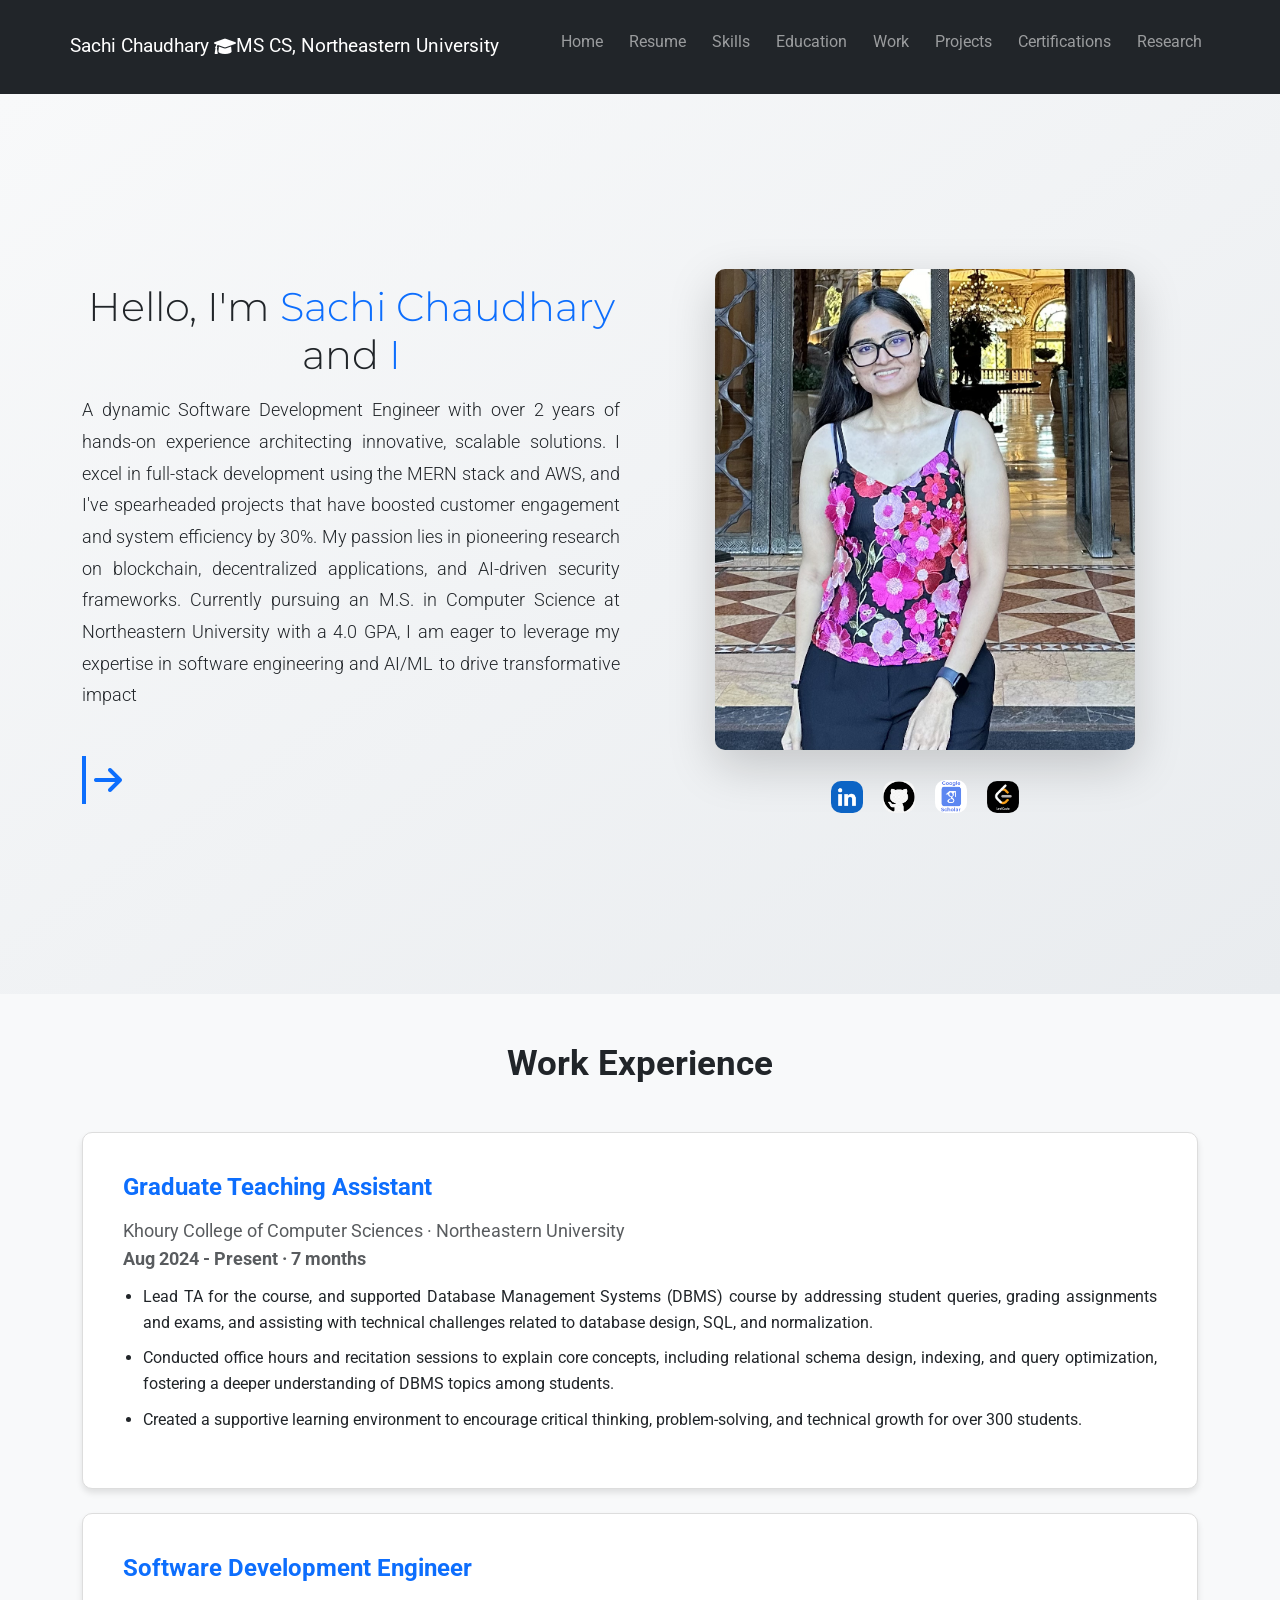
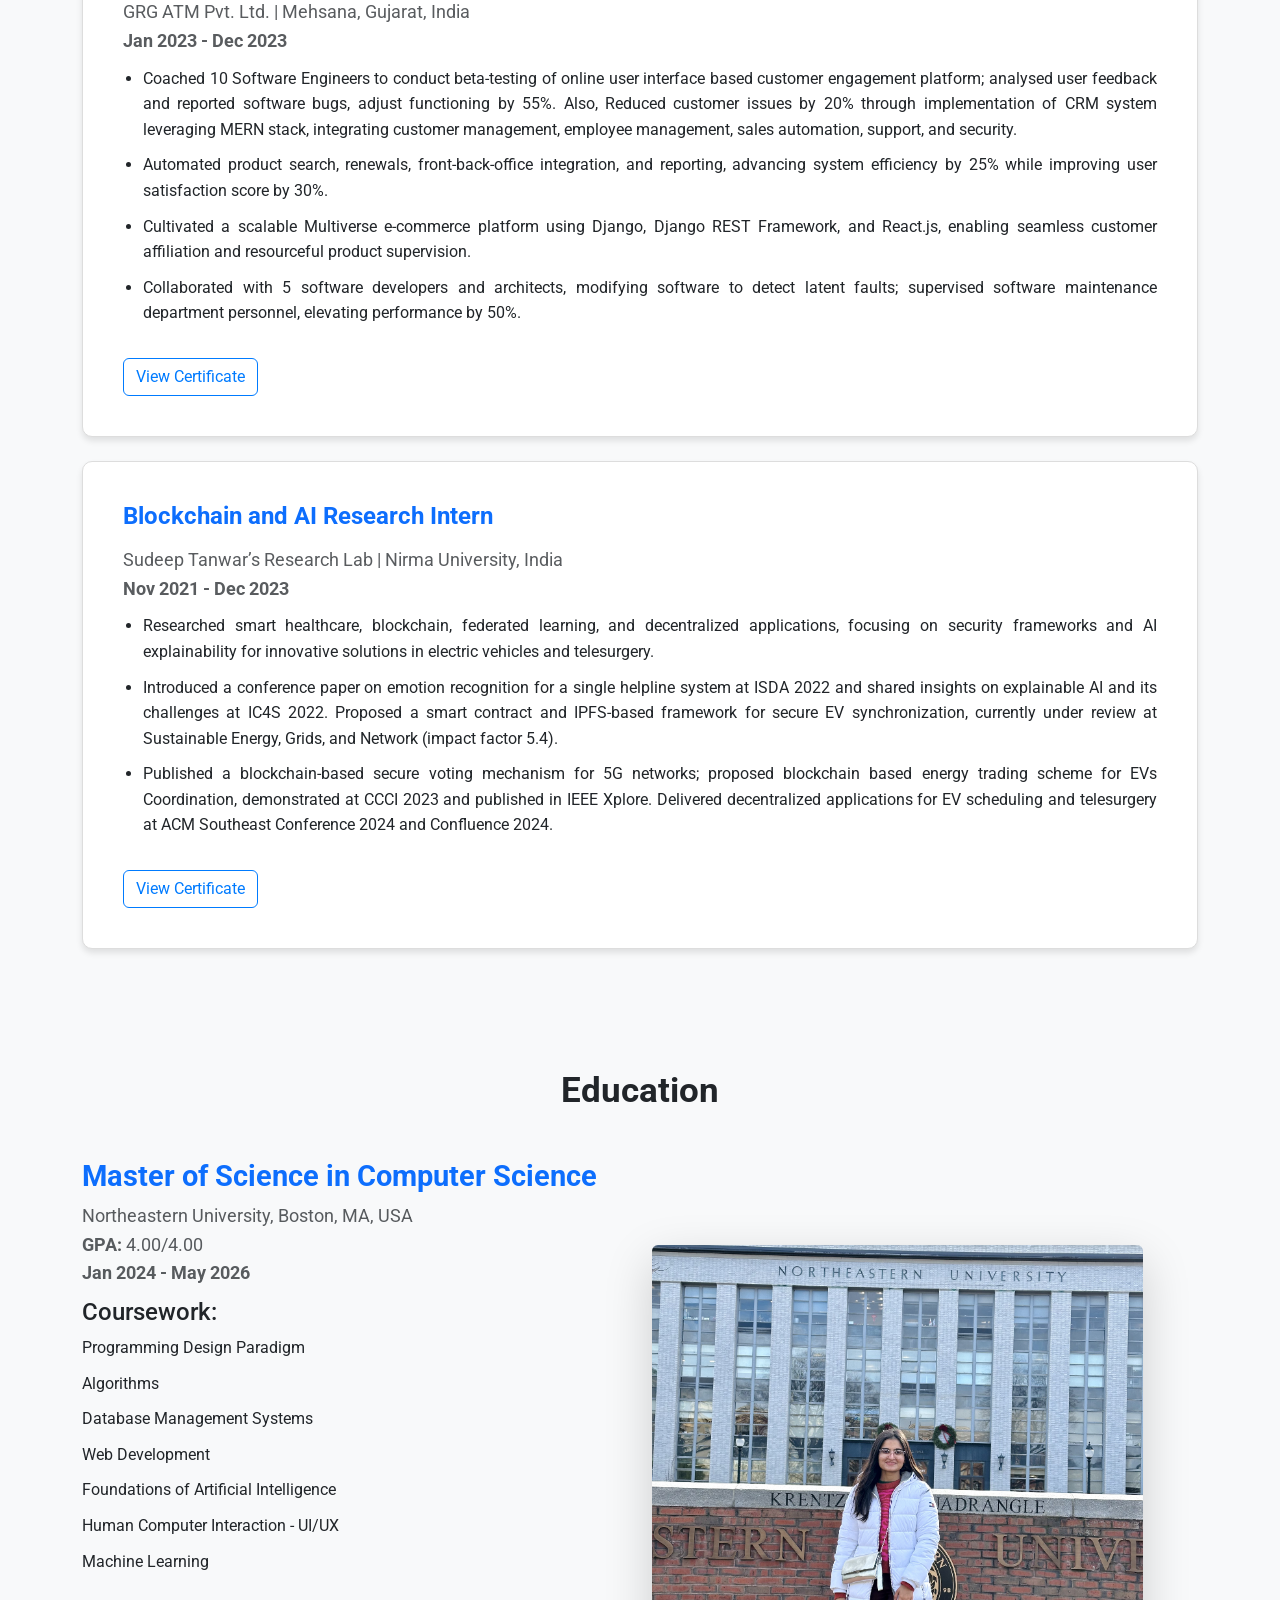
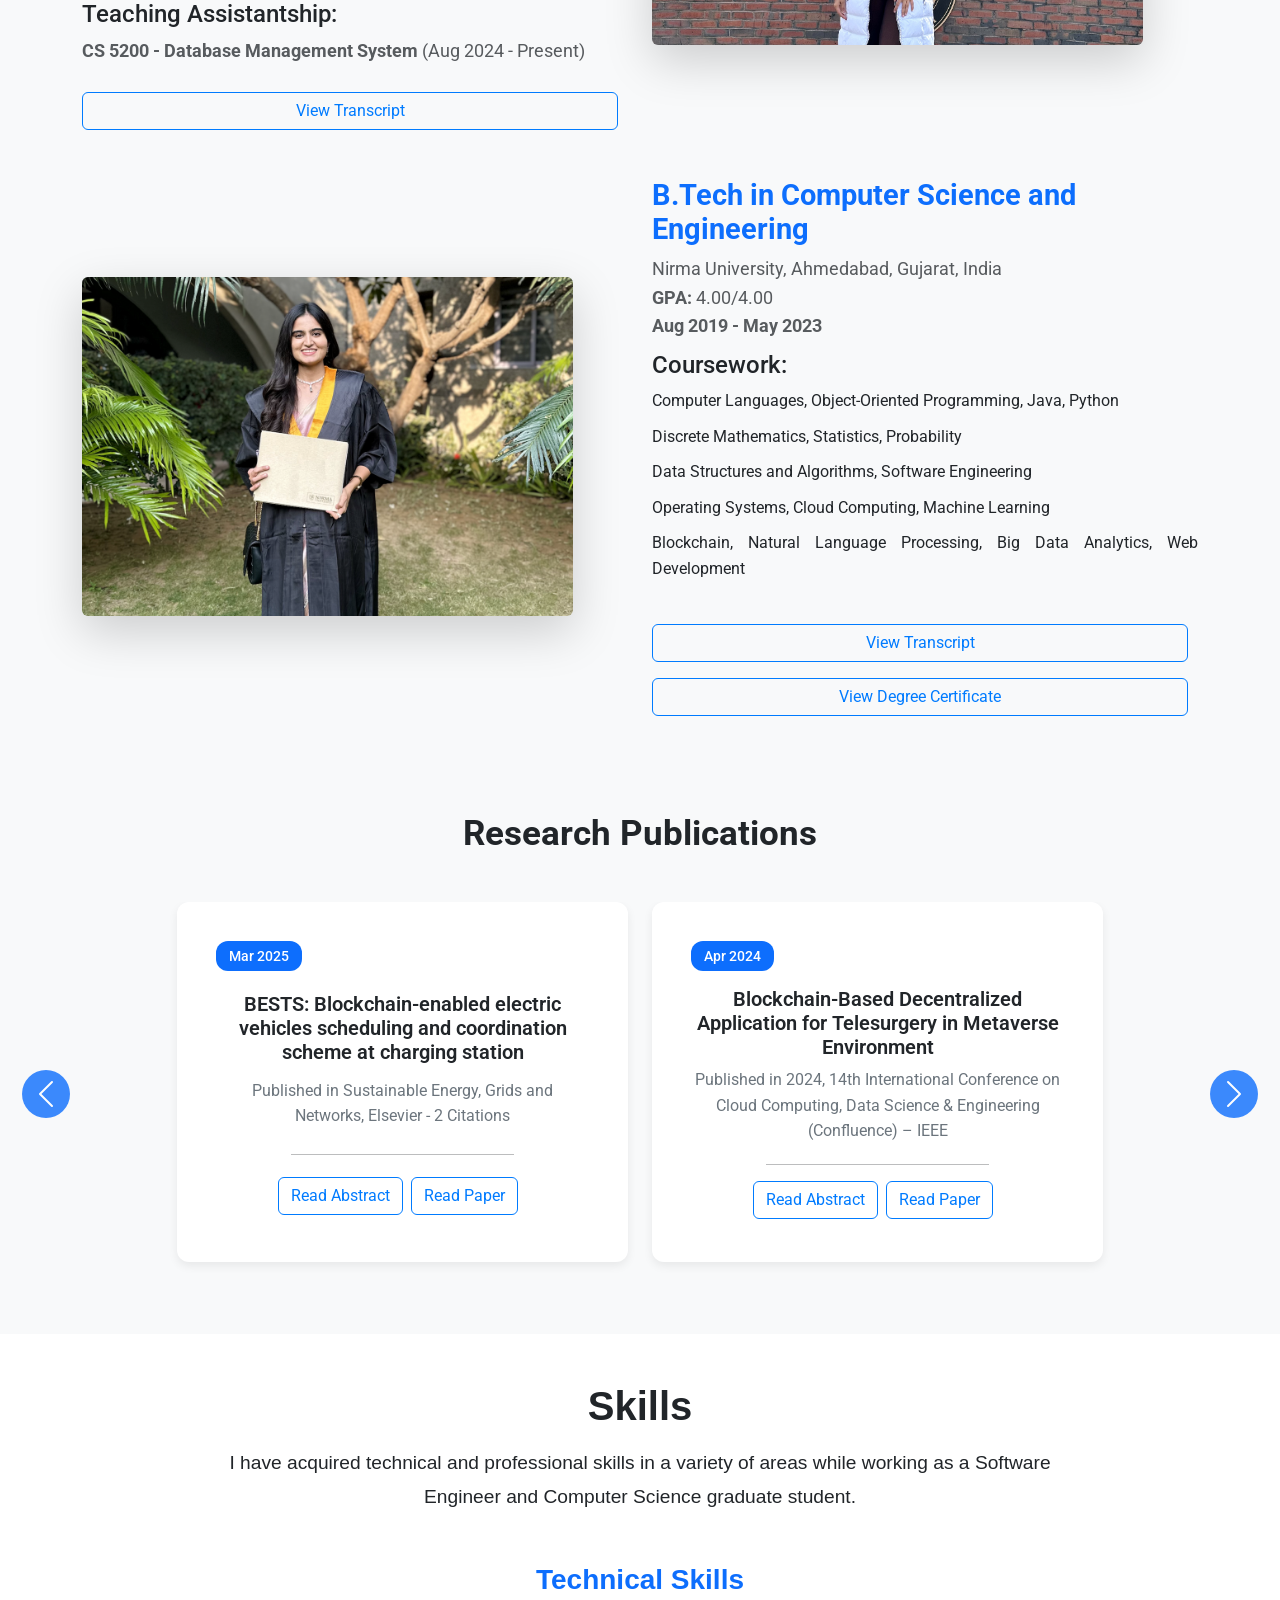
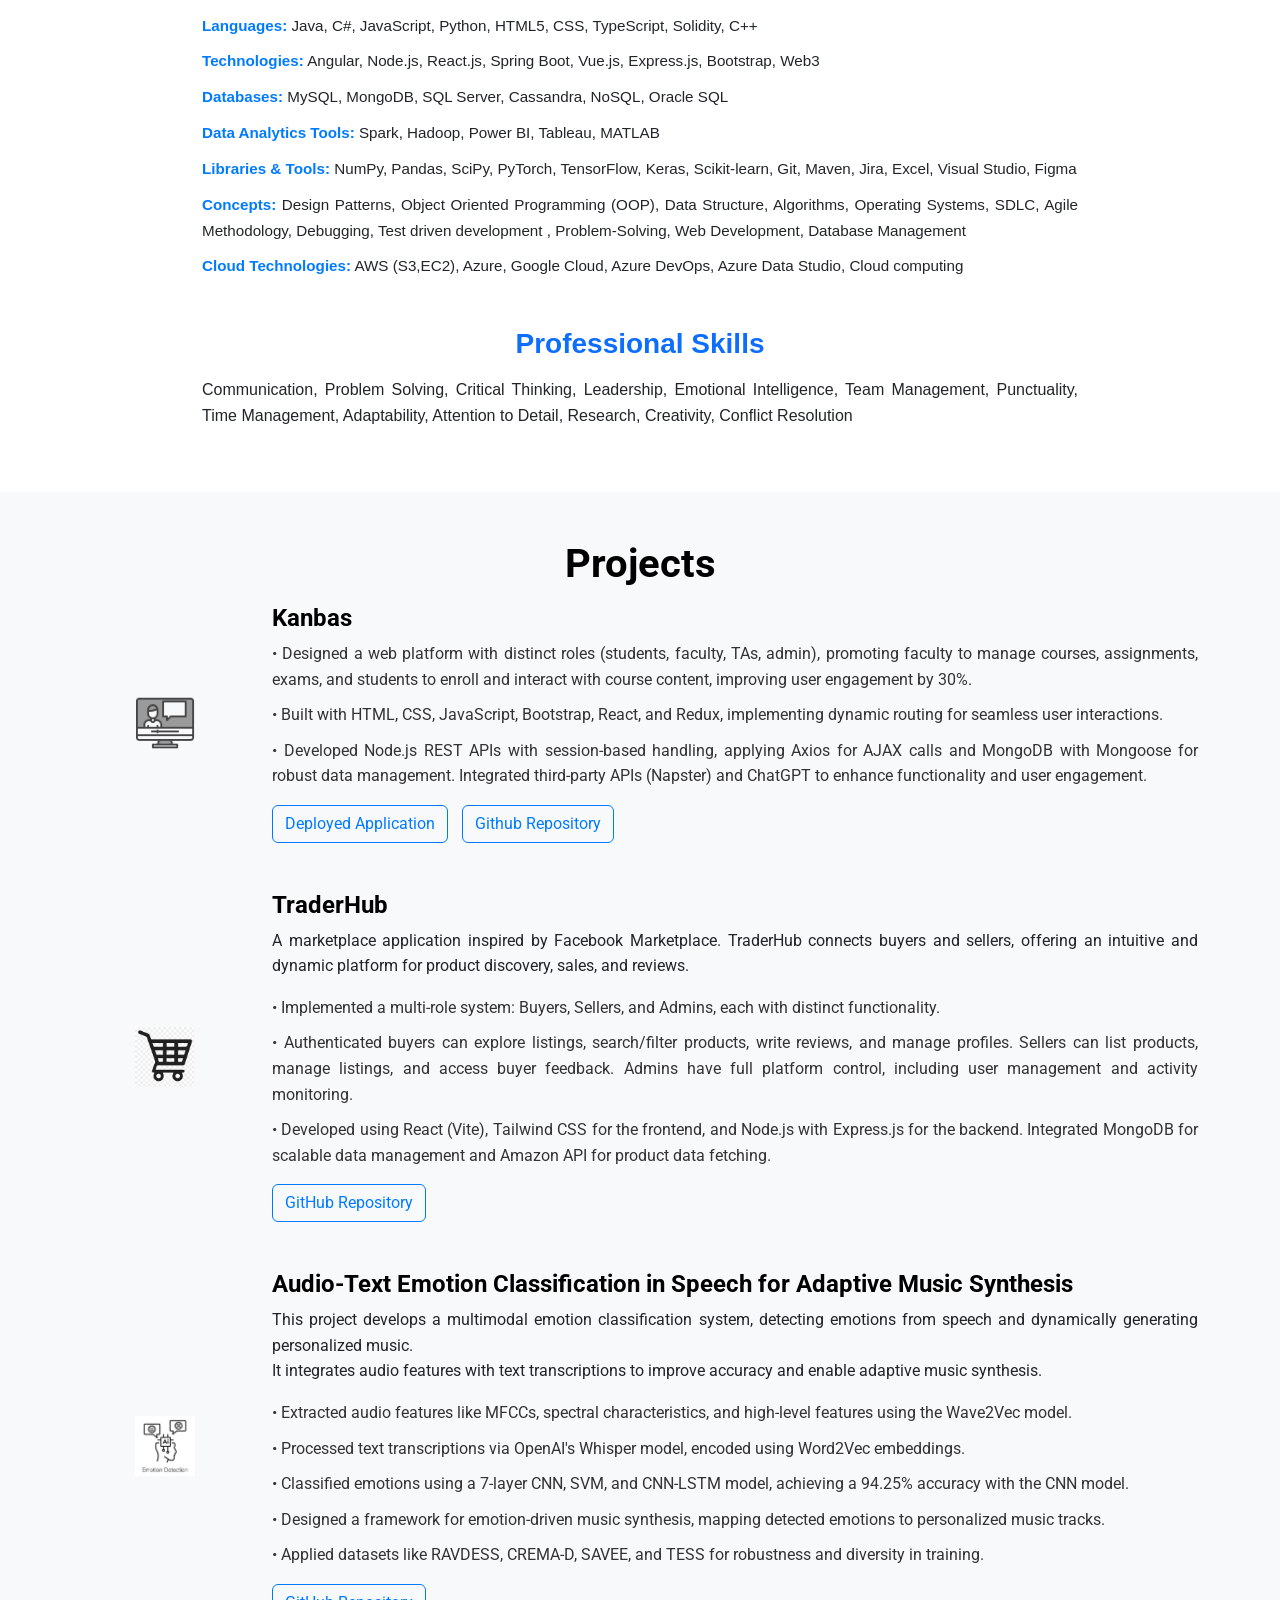
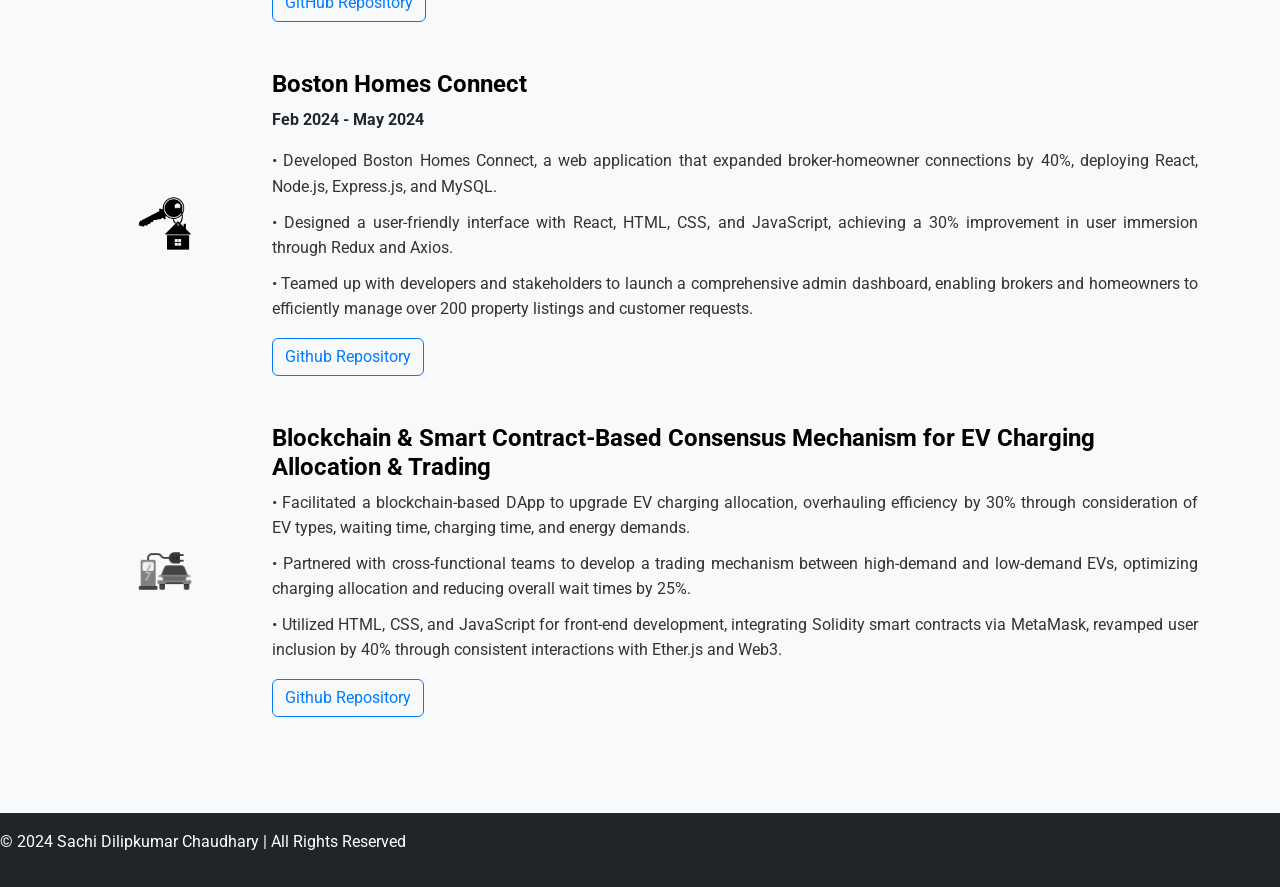
<file: index.html>
<!DOCTYPE html>
<html lang="en">
<head>
  <meta charset="UTF-8">
  <meta name="viewport" content="width=device-width, initial-scale=1.0">
  <title>Sachi Chaudhary Portfolio</title>
  <!-- Bootstrap CSS -->
  <link href="https://fonts.googleapis.com/css2?family=Montserrat:wght@400;700&family=Roboto:wght@400;500&display=swap" rel="stylesheet">

  <link
  rel="stylesheet"
  href="https://cdn.jsdelivr.net/npm/bootstrap@5.3.0/dist/css/bootstrap.min.css"
/>

  <link href="https://cdn.jsdelivr.net/npm/bootstrap@5.3.0-alpha1/dist/css/bootstrap.min.css" rel="stylesheet">
  
  <link rel="stylesheet" href="https://cdnjs.cloudflare.com/ajax/libs/font-awesome/6.0.0-beta3/css/all.min.css">
  <link rel="stylesheet" href="style.css">
  <style>
    /* Make sure the header aligns correctly */
    .navbar-brand {
      display: flex;
      align-items: center;
      font-size: 1.2rem; /* Set font size for large screens */
    }
    .navbar-brand i {
      margin-left: 5px;
      font-size: 1.1rem; /* Slightly smaller icon */
    }

    
    @media (max-width: 768px) {
      .navbar-brand {
        font-size: 1.0rem; /* Slightly smaller font on smaller screens */
      }
      .navbar-brand i {
        font-size: 1.1rem;
      }
    }

    /* Ensure navigation items are spaced correctly */
    .navbar-nav {
      flex-grow: 1;
      justify-content: flex-end;
      flex-wrap: nowrap; /* Prevent wrapping onto new lines */
    }

    .navbar-nav .nav-item {
      margin-left: 10px; /* Reduced margin */
    }

    .navbar-nav .nav-link {
      padding: 5px 10px; /* Reduce padding to fit more items */
    }

    /* Optional: Reduce spacing for smaller screens */
    @media (max-width: 576px) {
      .navbar-nav .nav-item {
        margin-left: 5px;
      }
    }
  </style>
</head>
<body>

    <!-- Navigation Menu -->
    <header class="bg-dark text-white py-3">
      <nav class="container navbar navbar-expand-lg navbar-dark">
        <a class="navbar-brand" href="#">
          Sachi Chaudhary <br>
          <i class="fas fa-graduation-cap"></i> 
             MS CS, Northeastern University
        </a>
        <button class="navbar-toggler" type="button" data-bs-toggle="collapse" data-bs-target="#navbarNav" aria-controls="navbarNav" aria-expanded="false" aria-label="Toggle navigation">
          <span class="navbar-toggler-icon"></span>
        </button>
        <div class="collapse navbar-collapse" id="navbarNav">
          <ul class="navbar-nav ms-auto">
            <li class="nav-item"><a class="nav-link" href="#home">Home</a></li>
            <li class="nav-item"><a class="nav-link" href="resume.html">Resume</a></li>
            <li class="nav-item"><a class="nav-link" href="#skills">Skills</a></li>
            <li class="nav-item"><a class="nav-link" href="#education">Education</a></li>
            <li class="nav-item"><a class="nav-link" href="#work-experience">Work</a></li>
            <li class="nav-item"><a class="nav-link" href="#projects">Projects</a></li>
            <li class="nav-item"><a class="nav-link" href="#certifications">Certifications</a></li>
            <li class="nav-item"><a class="nav-link" href="#research">Research</a></li>
          </ul>
        </div>
      </nav>
    </header>
  
    <!-- Rest of your code -->
    

  <!-- Home Section -->
  <section id="home" class="d-flex align-items-center bg-light" style="height: 100vh;">
    <div class="container">
      <div class="row align-items-center justify-content-center">
        
        
        <!-- Text Section -->
        <div class="col-md-6 text-section">
          <h1 class="display-4  mb-3" style="font-family: 'Montserrat', sans-serif;">Hello, I'm <span class="text-primary display-8">Sachi Chaudhary</span><br>and <span id="dynamic-text" class="text-primary display-8">I code.</span></h1>

         
          <p class="lead"style="font-family: 'Roboto', sans-serif; font-size: 1.1rem;">A dynamic Software Development Engineer with over 2 years of hands-on experience architecting innovative, scalable solutions. I excel in full-stack development using the MERN stack and AWS, and I've spearheaded projects that have boosted customer engagement and system efficiency by 30%. My passion lies in pioneering research on blockchain, decentralized applications, and AI-driven security frameworks. Currently pursuing an M.S. in Computer Science at Northeastern University with a 4.0 GPA, I am eager to leverage my expertise in software engineering and AI/ML to drive transformative impact</p>
            
          <div class="mt-4">
            <a href="https://www.linkedin.com/in/contactsachichaudhary/" target="_blank" class="connect-link">
              <span class="typewriter">Let's Connect</span>
              <i class="fas fa-arrow-right arrow-icon"></i>
            </a>
          </div>
    </div>


    <style>
      .connect-link {
        font-family: 'Montserrat', sans-serif;
        font-size: 2rem;
        color: #0d6efd;
        text-decoration: none;
        display: inline-flex;
        align-items: center;
        transition: color 0.3s ease;
      }
      .connect-link:hover {
        color: #084298; /* Darker blue on hover */
      }
      /* Typewriter effect that continuously types and erases */
      .typewriter {
        display: inline-block;
        overflow: hidden;
        white-space: nowrap;
        border-right: 0.15em solid #0d6efd; /* Cursor effect */
        width: 0;
        animation: typing 5s steps(12, end) infinite, blink-caret 2s step-end infinite;
      }
      @keyframes typing {
        0% { width: 0; }
        50% { width: 100%; }
        100% { width: 0; }
      }
      @keyframes blink-caret {
        50% { border-color: transparent; }
      }
      /* Arrow icon styling with fade-in */
      .arrow-icon {
        margin-left: 0.5rem;
        opacity: 0;
        transition: transform 2s ease;
        animation: fadeIn 2s forwards;
        animation-delay: 5s; /* Delay until after the text is fully typed */
      }
      .connect-link:hover .arrow-icon {
        transform: translateX(5px);
      }
      @keyframes fadeIn {
        from { opacity: 0; }
        to { opacity: 1; }
      }
    </style>
        
        <!-- Image Section -->
        <div class="col-md-6 image-section text-center">
          <img src="IMG_3507.jpg" class="img-fluid shadow-lg" alt="Sachi Chaudhary">
          <div class="social-icons">
            <a href="https://www.linkedin.com/in/contactsachichaudhary/" target="_blank"><img src="in.png" alt="linkedin" class="social-logo"></a>
            <a href="https://github.com/97sachi" target="_blank"><img src="ghg.png" alt="github" class="social-logo"></a>
            <a href="https://scholar.google.com/citations?user=jA1MvMUAAAAJ&hl=en" target="_blank"><img src="gg.png" alt="googlescholar" class="social-logo"></a>
            <a href="https://leetcode.com/u/sachich/" target="_blank">
             
              <img src="123.png" alt="LeetCode" class="social-logo">
            </a>
          </div>
        </div>



<!-- Styles (add these within your existing CSS or in a <style> block) -->
<style>
  .social-icons a {
    font-size: 2rem;         /* Increased size for icons using <i> */
    color: #333;             /* Base color */
    margin: 0 0.5rem;
    transition: color 0.3s ease;
  }
  .social-icons a:hover {
    color: #0d6efd;          /* Color on hover */
  }
  /* Style for image logos */
  .social-logo {
    width: 2rem;             /* Same size as the icons */
    height: auto;
    vertical-align: middle;
    margin: 0 0.5rem;
    transition: transform 0.3s ease;
  }
  .social-logo:hover {
    transform: scale(1.2);
  }
</style>


        
        
        <!-- Add these styles in your CSS or within a <style> tag -->
        <style>
          .social-icons a {
            font-size: 2rem;         /* Increased icon size */
            color: #333;             /* Base color */
            margin: 0 0.5rem;
            transition: color 0.3s ease;
          }
          .social-icons a:hover {
            color: #0d6efd;          /* New color on hover */
          }
        </style>
        
        
      </div>
    </div>
  </section>
  




  <!-- Work Experience Section -->
<section id="work-experience" class="py-5 bg-light">
  <div class="container">
      <h2 class="text-center mb-5">Work Experience</h2>

      <!-- Graduate Teaching Assistant Experience -->
<div class="card mb-4">
  <div class="card-body">
      <h3 class="text-primary">Graduate Teaching Assistant</h3>
      <p class="text-muted">Khoury College of Computer Sciences · Northeastern University <br><strong>Aug 2024 - Present · 7 months</strong></p>
      <ul>
          <li>Lead TA for the course, and supported Database Management Systems (DBMS) course by addressing student queries, grading assignments and exams, and assisting with technical challenges related to database design, SQL, and normalization.</li>
          <li>Conducted office hours and recitation sessions to explain core concepts, including relational schema design, indexing, and query optimization, fostering a deeper understanding of DBMS topics among students.</li>
          <li>Created a supportive learning environment to encourage critical thinking, problem-solving, and technical growth for over 300 students.</li>
      </ul>
      
  </div>
</div>


      <!-- GRG ATM Pvt. Ltd. Experience -->
      <div class="card mb-4">
          <div class="card-body">
              <h3 class="text-primary">Software Development Engineer </h3>
              <p class="text-muted">GRG ATM Pvt. Ltd. | Mehsana, Gujarat, India <br> <strong>Jan 2023 - Dec 2023</strong></p>
              <ul>
                  <li>Coached 10 Software Engineers to conduct beta-testing of online user interface based customer engagement platform; analysed user feedback and reported software bugs, adjust functioning by 55%. Also, Reduced customer issues by 20% through implementation of CRM system leveraging MERN stack, integrating customer management, employee management, sales automation, support, and security.</li>
                  <li>Automated product search, renewals, front-back-office integration, and reporting, advancing system efficiency by 25% while improving user satisfaction score by 30%.</li>
                  <li>Cultivated a scalable Multiverse e-commerce platform using Django, Django REST Framework, and React.js, enabling seamless customer affiliation and resourceful product supervision.</li>
                  <li>Collaborated with 5 software developers and architects, modifying software to detect latent faults; supervised software maintenance department personnel, elevating performance by 50%.</li>
              </ul>
              <a href="grg_work.pdf" target="_blank" class="btn btn-outline-primary mt-3">View Certificate</a>
          </div>
      </div>

      <!-- Add other work experiences similarly -->
       <!-- GRG ATM Pvt. Ltd. Experience -->
      <div class="card mb-4">
        <div class="card-body">
            <h3 class="text-primary">Blockchain and AI Research Intern </h3>
            <p class="text-muted">Sudeep Tanwar’s Research Lab | Nirma University, India <br> <strong>Nov 2021 - Dec 2023</strong></p>
            <ul>
                <li>Researched smart healthcare, blockchain, federated learning, and decentralized applications, focusing on security frameworks and AI explainability for innovative solutions in electric vehicles and telesurgery.</li>
                <li>Introduced a conference paper on emotion recognition for a single helpline system at ISDA 2022 and shared insights on explainable AI and its challenges at IC4S 2022. Proposed a smart contract and IPFS-based framework for secure EV synchronization, currently under review at Sustainable Energy, Grids, and Network (impact factor 5.4).</li>
                <li>Published a blockchain-based secure voting mechanism for 5G networks; proposed blockchain based energy trading scheme for EVs Coordination, demonstrated at CCCI 2023 and published in IEEE Xplore. Delivered decentralized applications for EV scheduling and telesurgery at ACM Southeast Conference 2024 and Confluence 2024.</li>
            </ul>
            <a href="research_work.pdf" target="_blank" class="btn btn-outline-primary mt-3">View Certificate</a>
        </div>
    </div>
  </div>
</section>



  <!-- Education Section -->
<section id="education" class="py-5 bg-light">
  <div class="container">
    <h2 class="text-center mb-5">Education</h2>

    <!-- Northeastern University -->
    <div class="row align-items-center mb-5">
      <div class="col-md-6 order-md-1">
        <h3 class="text-primary">Master of Science in Computer Science</h3>
        <p class="text-muted">
          Northeastern University, Boston, MA, USA <br>
          <strong>GPA:</strong> 4.00/4.00 <br>
          <strong>Jan 2024 - May 2026</strong>
        </p>
        <h4>Coursework:</h4>
        <ul>
          <li>Programming Design Paradigm</li>
          <li>Algorithms</li>
          <li>Database Management Systems</li>
          <li>Web Development</li>
          <li>Foundations of Artificial Intelligence</li>
          <li>Human Computer Interaction - UI/UX</li>
          <li>Machine Learning</li>
        </ul>
        <h4>Teaching Assistantship:</h4>
        <p class="text-muted"><strong>CS 5200 - Database Management System</strong> (Aug 2024 - Present)</p>

        <a href="neu_transcript.pdf" target="_blank" class="btn btn-outline-primary mt-3">View Transcript</a>
        
      </div>
      <div class="col-md-6 order-md-2">
        <img src="neu.jpg" alt="Northeastern University" class="img-fluid shadow-lg edu-image rounded hover-scale">
      </div>
    </div>

    <!-- Nirma University -->
    <div class="row align-items-center">
      <div class="col-md-6 order-md-2">
        <h3 class="text-primary">B.Tech in Computer Science and Engineering</h3>
        <p class="text-muted">
          Nirma University, Ahmedabad, Gujarat, India <br>
          <strong>GPA:</strong> 4.00/4.00 <br>
          <strong>Aug 2019 - May 2023</strong>
        </p>
        <h4>Coursework:</h4>
        <ul>
          <li>Computer Languages, Object-Oriented Programming, Java, Python</li>
          <li>Discrete Mathematics, Statistics, Probability</li>
          <li>Data Structures and Algorithms, Software Engineering</li>
          <li>Operating Systems, Cloud Computing, Machine Learning</li>
          <li>Blockchain, Natural Language Processing, Big Data Analytics, Web Development</li>
        </ul>
        <a href="transcript_nirma.pdf" target="_blank" class="btn btn-outline-primary mt-3">View Transcript</a>
        <a href="degree_nirma.pdf" target="_blank" class="btn btn-outline-primary mt-3">View Degree Certificate</a>
      </div>
      <div class="col-md-6 order-md-1">
        <img src="121.png" alt="Nirma University" class="img-fluid shadow-lg edu-image rounded hover-scale">
      </div>
    </div>
  </div>
</section>


<!-- Modal for Abstract -->
<div class="modal fade" id="abstractModal" tabindex="-1" aria-labelledby="abstractModalLabel" aria-hidden="true">
  <div class="modal-dialog modal-dialog-centered">
    <div class="modal-content">
      <div class="modal-header">
        <h5 class="modal-title" id="abstractModalLabel">Abstract</h5>
        <button type="button" class="btn-close" data-bs-dismiss="modal" aria-label="Close"></button>
      </div>
      <div class="modal-body" id="modalAbstractContent">
        <!-- Dynamic abstract content will be inserted here -->
      </div>
      <div class="modal-footer">
        <button type="button" class="btn btn-secondary" data-bs-dismiss="modal">Close</button>
      </div>
    </div>
  </div>
</div>


<!-- Paste this within your <body> where you want the section to appear -->
  <section id="research" class="py-5">
    <div class="container position-relative">
      <h2 class="text-center mb-5">Research Publications</h2>
  
      <div id="researchCarousel" class="carousel slide" data-bs-interval="false">
        <div class="carousel-inner">
  
          <!-- Slide 1: BESTS (Mar 2025) and Paper 8 (Apr 2024) -->
          <div class="carousel-item active">
            <div class="row justify-content-center">
              <!-- BESTS Paper -->
              <div class="col-md-6 col-lg-5">
                <div class="card publication-card mb-4">
                  <div class="card-body d-flex flex-column">
                    <div class="date-badge">Mar 2025</div>
                    <h4 class="card-title">BESTS: Blockchain-enabled electric vehicles scheduling and coordination scheme at charging station</h4>
                    <p class="card-text text-center">Published in Sustainable Energy, Grids and Networks, Elsevier - 2 Citations</p>
                    <hr>
                    <div class="button-group mt-2">
                      <button class="btn btn-outline-primary me-2" onclick="showAbstract('abstract10')">Read Abstract</button>
                      <a href="#" target="_blank" class="btn btn-outline-primary">Read Paper</a>
                    </div>
                    <div id="abstract10" class="abstract-card mt-2">
                      <p>
                        BESTS proposes a blockchain-enabled framework to efficiently schedule and coordinate electric vehicles at charging stations. Leveraging smart contracts and real-time data, the system ensures optimal allocation of charging resources while maintaining secure communications.
                      </p>
                    
                    </div>
                  </div>
                </div>
              </div>
              <!-- Paper 8 -->
              <div class="col-md-6 col-lg-5">
                <div class="card publication-card mb-4">
                  <div class="card-body d-flex flex-column">
                    <div class="date-badge">Apr 2024</div>
                    <h4 class="card-title">Blockchain-Based Decentralized Application for Telesurgery in Metaverse Environment</h4>
                    <p class="card-text text-center">Published in 2024, 14th International Conference on Cloud Computing, Data Science & Engineering (Confluence) – IEEE</p>
                    <hr>
                    <div class="button-group mt-2">
                      <button class="btn btn-outline-primary me-2" onclick="showAbstract('abstract1')">Read Abstract</button>
                      <a href="https://ieeexplore.ieee.org/abstract/document/10463231" target="_blank" class="btn btn-outline-primary">Read Paper</a>
                    </div>
                    <div id="abstract1" class="abstract-card mt-2">
                      <p>
                        With the advent of technology in the medical industry, telesurgery has emerged as a transformative era of conventional medical practices to facilitate remote and efficient surgical procedures for the betterment of patients' health. Moreover, innovative technologies introduce a full-immersive metaverse environment for enabling communication between patients and doctors virtually and efficiently. Nevertheless, remote telesurgery operations in the metaverse are susceptible to various security and privacy issues that need to be tackled to secure the patient's confidential health data. Thus, we design an Ethereum blockchain-based decentralized application (DApp) for selecting and conducting telesurgery operations based on the doctors' specialization and type of surgery. The proposed application ensures secure and preserved communication between patient and doctor in the metaverse environment by deploying the smart contract in the Remix Integrated Development Environment (IDE). DApp is designed using web3 and JavaScript (JS) to reflect the telesurgery operations to the doctor and patient in the metaverse environment. Finally, the proposed smart contract for the application is evaluated based on parameters such as gas consumption analysis for smart contract functions and doctors registered and cost analysis for smart contract functions.
                      </p>
                     
                    </div>
                  </div>
                </div>
              </div>
            </div>
          </div>
  
          <!-- Slide 2: Paper 7 (Mar 2024) and Paper 6 (Feb 2024) -->
          <div class="carousel-item">
            <div class="row justify-content-center">
              <!-- Paper 7 -->
              <div class="col-md-6 col-lg-5">
                <div class="card publication-card mb-4">
                  <div class="card-body d-flex flex-column">
                    <div class="date-badge">Mar 2024</div>
                    <h4 class="card-title">	
                      A smart contract and IPFS-based framework for secure electric vehicles synchronization at charging station</h4>
                    <p class="card-text text-center">Published in Sustainable Energy, Grids and Networks, Elsevier - 3 Citations </p>
                    <hr>
                    <div class="button-group mt-2">
                      <button class="btn btn-outline-primary me-2" onclick="showAbstract('abstract2')">Read Abstract</button>
                      <a href="https://www.sciencedirect.com/science/article/abs/pii/S2352467724000018" target="_blank" class="btn btn-outline-primary">Read Paper</a>
                    </div>
                    <div id="abstract2" class="abstract-card mt-2">
                      <p>
                        The growth of electric vehicles (EVs) at a significant pace is a promising solution for reducing harmful greenhouse gas emissions compared to conventional vehicles. Nevertheless, optimal and efficient EV charging management is a serious concern that needs to be solved for the benefit of both charging stations (CSs) and EVs. In this regard, we proposed a smart contract and Interplanetary File System (IPFS)-based secure EV synchronization framework at the CS utilizing a 5G wireless network. Blockchain technology strengthens the security of the EV charging at the CS in a synchronized and coordinated manner. The IPFS and 5G wireless network ensure efficient and reliable EVs synchronization to charge vehicles from the available number of charging points (CPs) at a CS. Furthermore, we have coordinated and synchronized the EV charging, considering various scenarios based on the waiting queue time, energy demand, and EVs (they can arrive in an emergency). We have shown the implementation interface of the proposed model based on the execution of a smart contract using the Remix Integrated Development Environment (IDE). Moreover, we have performed the security analysis of the smart contract using Echidna fuzzing-based tool to ensure the secure EVs allocation to the corresponding CS. Finally, the performance analysis of the IPFS and smart-based proposed model is evaluated and simulated considering various metrics such as transaction storage cost analysis, computational and communication overhead analysis, utilized cost based on the smart contract functions, and the number of EVs.
                      </p>
                     
                    </div>
                  </div>
                </div>
              </div>
              <!-- Paper 6 -->
              <div class="col-md-6 col-lg-5">
                <div class="card publication-card mb-4">
                  <div class="card-body d-flex flex-column">
                    <div class="date-badge">Feb 2024</div>
                    <h4 class="card-title">Blockchain-based Decentralized Application for Electric Vehicle Scheduling at Charging Station</h4>
                    <p class="card-text text-center">Published in Proceedings of 2024 ACM Southeast Conference – 1 Citation</p>
                    <hr>
                    <div class="button-group mt-2">
                      <button class="btn btn-outline-primary me-2" onclick="showAbstract('abstract3')">Read Abstract</button>
                      <a href="https://dl.acm.org/doi/abs/10.1145/3603287.3651182" target="_blank" class="btn btn-outline-primary">Read Paper</a>
                    </div>
                    <div id="abstract3" class="abstract-card mt-2">
                      <p>
                        The penetration of electric vehicles (EVs) in the energy market has become an immersive paradigm for facilitating a greener environment by mitigating the disadvantages of fossil-fuel vehicles. Nevertheless, it becomes critical for charging stations (CSs) to handle a huge number of EVs, further leading to uncoordinated and inefficient charging. Moreover, none of the authors have considered the possible EV charging scenarios for allocation at the CS. Thus, we have designed an Ethereum blockchain-based decentralized application for EV charging at the CS along with the energy trading between prosumer and consumer EVs. Further, we have formulated charging scenarios based on the energy demand and type of EV (emergency and high priority). We have deployed the smart contract in the Remix Integrated Development Environment (IDE) and further built a decentralized application using Web3 to make charging allocation accessible to the EVs. Finally, the simulation results of the proposed smart contract for the application are evaluated in terms of gas consumption and cost analysis with the help of the deployed smart contract in the Remix IDE.
                      </p>
                    
                    </div>
                  </div>
                </div>
              </div>
            </div>
          </div>
  
          <!-- Slide 3: Paper 3 (Jun 2023) and Paper 9 (May 2023) -->
          <div class="carousel-item">
            <div class="row justify-content-center">
              <!-- Paper 3 -->
              <div class="col-md-6 col-lg-5">
                <div class="card publication-card mb-4">
                  <div class="card-body d-flex flex-column">
                    <div class="date-badge">Jun 2023</div>
                    <h4 class="card-title">Blockchain-based secure voting mechanism underlying 5G network: A smart contract approach</h4>
                    <p class="card-text text-center">Published in IEEE Access, IEEE – 14 Citations</p>
                    <hr>
                    <div class="button-group mt-2">
                      <button class="btn btn-outline-primary me-2" onclick="showAbstract('abstract4')">Read Abstract</button>
                      <a href="https://ieeexplore.ieee.org/abstract/document/10188663" target="_blank" class="btn btn-outline-primary">Read Paper</a>
                    </div>
                    <div id="abstract4" class="abstract-card mt-2">
                      <p>
                        Purpose: With the advancement and modernization of Information and Communication Technology, electronic voting (e-voting) has been adopted across the globe for conducting a secure and efficient voting procedure. However, e-voting can be easily exposed to various malicious attacks such as denial-of-service, malware, insider, compromised credentials, etc., that can risk the voter’s privacy and affect the final voting results. Thus, we have considered the decentralized and immutable blockchain technology for completing the voting procedure securely. Nevertheless, many researchers have considered blockchain to mitigate the security and privacy issues of the voting procedure, but they ignored the aspect of cost-efficiency, latency, and response time while voting. Method: The idea of the proposed mechanism is to deploy and implement the smart contract in the Remix Integrated Development Environment (IDE) involving number of voters electing the candidate with various functionalities. Moreover, we considered the amalgamation of blockchain and IPFS to overcome the data storage cost issues of blockchain for voters and candidates communicating through 5G wireless network. The 5G network, with its low latency, high availability, and high reliability facilitates high data rate and reliable communication between voters and candidates to complete the voting procedure efficiently. Results: The deployed smart contract of the proposed voting mechanism highlight various functionalities required for electing the candidate by the voters. Moreover, the deployed smart contract is evaluated and analyzed considering various performance metrics such as gas consumption analysis for smart contract functions and number of voters, cost analysis for smart contract functions, bit error rate, and storage cost comparison with the traditional scheme. We have also verified the security of the proposed voting mechanism using Echidna security tool which shows the election of candidate without any threat. Conclusion: Finally, we have presented a blockchain-based voting mechanism in which IPFS and 5G is employed to avail the cost-efficient, reliable, and secure candidate election by the voters. Moreover, the voters and candidates can communicate with lower response time and high reliability using 5G network so that smart contract consisting of all the functionalities related to the candidate election can be executed efficiently in the Remix IDE.
                      </p>
                     
                    </div>
                  </div>
                </div>
              </div>
              <!-- Paper 9 -->
              <div class="col-md-6 col-lg-5">
                <div class="card publication-card mb-4">
                  <div class="card-body d-flex flex-column">
                    <div class="date-badge">May 2023</div>
                    <h4 class="card-title">Blockchain-Based Energy Trading Scheme for EVs Coordination: A Smart Contract Approach</h4>
                    <p class="card-text text-center">Presented 2023 International Conference on Communications, Computing, Cybersecurity, and Informatics (CCCI) – IEEE</p>
                    <hr>
                    <div class="button-group mt-2">
                      <button class="btn btn-outline-primary me-2" onclick="showAbstract('abstract5')">Read Abstract</button>
                      <a href="https://ieeexplore.ieee.org/abstract/document/10290823" target="_blank" class="btn btn-outline-primary">Read Paper</a>
                    </div>
                    <div id="abstract5" class="abstract-card mt-2">
                      <p>
                        The extensive deployment of electric vehicles (EVs) globally has become an alternative to fossil-fuel or gasoline vehicles to tackle harmful greenhouse gas emissions. But, huge EV charging demand can bring challenges to the charging infrastructure by destabilizing the grid stability and affecting efficient EV charging. Thus, the aforementioned challenges can be addressed by facilitating energy trading (ET) between EVs which can act as prosumers or consumers. We have proposed a blockchain-based secure ET scheme for EV coordination using the Interplanetary File System (IPFS) protocol to mitigate the data storage cost issues of the blockchain. Opportunistically, we have considered various ET scenarios to coordinate the communication between prosumer and consumer based on waiting time and priority levels. Moreover, the data communication between EVs is considered via a 5G network for highly reliable and efficient ET. Finally, the proposed scheme is evaluated by executing the smart contract in the Remix Integrated Development Environment (IDE) with various performance metrics such as gas consumption and cost analysis. Additionally, a security analysis using the Echidna tool shows that the smart contract runs without vulnerability.
                      </p>
                     
                    </div>
                  </div>
                </div>
              </div>
            </div>
          </div>
  
          <!-- Slide 4: Paper 5 (Nov 2022) and Paper 4 (Sep 2022) -->
          <div class="carousel-item">
            <div class="row justify-content-center">
              <!-- Paper 5 -->
              <div class="col-md-6 col-lg-5">
                <div class="card publication-card mb-4">
                  <div class="card-body d-flex flex-column">
                    <div class="date-badge">Nov 2022</div>
                    <h4 class="card-title">Untangling explainable AI in applicative domains: Taxonomy, tools, and open challenges</h4>
                    <p class="card-text text-center">Published in the International Conference on Computing, Communications, and Cyber-Security, Springer Nature Singapore - 2 Citations</p>
                    <hr>
                    <div class="button-group mt-2">
                      <button class="btn btn-outline-primary me-2" onclick="showAbstract('abstract6')">Read Abstract</button>
                      <a href="https://link.springer.com/chapter/10.1007/978-981-99-1479-1_63" target="_blank" class="btn btn-outline-primary">Read Paper</a>
                    </div>
                    <div id="abstract6" class="abstract-card mt-2">
                      <p>
                        Recently, a paradigm shift is observed toward Industry 5.0, where tasks (processes) are automated at massive scales. This shift has initiated modern developments in artificial intelligence (AI) to support a plethora of applications like manufacturing, health care, vehicular networks, and others. However, owing to the black-box nature of AI models, the research has shifted toward the proposal of novel techniques that aim toward the explainability and validity of these AI models. Thus, explainable AI (XAI) has become a norm in modern applicative domains, and the study of its frameworks and tools has become the buzzword among researchers. Thus, the paper intends to present the key concepts of XAI and aims at improving the model transparency. The survey systematically untangles the key concepts of XAI and presents a solution taxonomy in different applications. Modern XAI techniques are classified as self-explanatory, visual-based-model-agnostic, global surrogate, and local surrogate-model-agnostic. We also cover the tools and frameworks of XAI and discuss the open issues and challenges in practical realization. Thus, the survey intends to arm AI practitioners to design optimal solutions to realize XAI in practical use-case setups.
                      </p>
                     
                    </div>
                  </div>
                </div>
              </div>
              <!-- Paper 4 -->
              <div class="col-md-6 col-lg-5">
                <div class="card publication-card mb-4">
                  <div class="card-body d-flex flex-column">
                    <div class="date-badge">Sep 2022</div>
                    <h4 class="card-title">NadERA: a novel framework achieving reduced distress response time by leveraging emotion recognition from audio</h4>
                    <p class="card-text text-center">Published in the International Conference on Intelligent Systems Design and Applications, Springer Nature Switzerland - 2 Citations</p>
                    <hr>
                    <div class="button-group mt-2">
                      <button class="btn btn-outline-primary me-2" onclick="showAbstract('abstract7')">Read Abstract</button>
                      <a href="https://link.springer.com/chapter/10.1007/978-3-031-35501-1_38" target="_blank" class="btn btn-outline-primary">Read Paper</a>
                    </div>
                    <div id="abstract7" class="abstract-card mt-2">
                      <p>
                        This paper proposes a novel framework for automatically directing the user to an appropriate helpline number in an emergency based on his/her emotional state. For emotion detection, we integrate four benchmark datasets (SAVEE, RAVDESS, TESS, and Crema-D). We further examine the impact of various features on this comprehensive dataset and see the possibility of generalization with the help of diversified data. The highest accuracy achieved by the Convolutional Neural Network (CNN) model is 93.14% using the proposed approach. The results indicate that our emotion recognition model highly depends on the choice of audio features. Finally, we use this prediction to build our single-emergency number helpline architecture which predicts the caller’s emotions and directly connects them to the desired person for seeking mental help through counselors, protection with the help of police, or a general call center for any other help. This framework reduces the response time and provides a single point of connection.
                      </p>
                     
                    </div>
                  </div>
                </div>
              </div>
            </div>
          </div>
  
          <!-- Slide 5: Paper 2 (Apr 2022) and Paper 1 (Jan 2022) -->
          <div class="carousel-item">
            <div class="row justify-content-center">
              <!-- Paper 2 -->
              <div class="col-md-6 col-lg-5">
                <div class="card publication-card mb-4">
                  <div class="card-body d-flex flex-column">
                    <div class="date-badge">Apr 2022</div>
                    <h4 class="card-title">Blockchain and federated learning-based security solutions for telesurgery system: a comprehensive review</h4>
                    <p class="card-text text-center">Published in Turkish Journal of Electrical Engineering and Computer Sciences – 16 Citations</p>
                    <hr>
                    <div class="button-group mt-2">
                      <button class="btn btn-outline-primary me-2" onclick="showAbstract('abstract8')">Read Abstract</button>
                      <a href="https://journals.tubitak.gov.tr/elektrik/vol30/iss7/1/" target="_blank" class="btn btn-outline-primary">Read Paper</a>
                    </div>
                    <div id="abstract8" class="abstract-card mt-2">
                      <p>
                        The advent of telemedicine with its remote surgical procedures has effectively transformed the working of healthcare professionals. The evolution of telemedicine facilitates the remote monitoring of patients that lead to the advent of telesurgery systems, i.e. one of the most critical applications in telemedicine systems. Apart from gaining popularity, the telesurgery system may encounter security and trust issues of patients’ data while communicating with the surgeon for their remote treatment. Motivated by this, we have presented a comprehensive survey on secure telesurgery systems comprising healthcare, surgical robots, traditional telesurgery systems, and the role of artificial intelligence to deal with the numerous security attacks associated with the patients' health data. Furthermore, we propose a blockchain and federated learning-based secure telesurgery system to secure the communication between patient and surgeon. The results of the proposed system are better than those of the traditional system in terms of improved latency, low data storage cost, and enhanced data offloading. Finally, we explore the research challenges and issues associated with the telesurgery system.
                      </p>
                     
                    </div>
                  </div>
                </div>
              </div>
              <!-- Paper 1 -->
              <div class="col-md-6 col-lg-5">
                <div class="card publication-card mb-4">
                  <div class="card-body d-flex flex-column">
                    <div class="date-badge">Jan 2022</div>
                    <h4 class="card-title">A taxonomy on smart healthcare technologies: Security framework, case study, and future directions</h4>
                    <p class="card-text text-center">Published in the Journal of Sensors, Wiley – 40 Citations</p>
                    <hr>
                    <div class="button-group mt-2">
                      <button class="btn btn-outline-primary me-2" onclick="showAbstract('abstract9')">Read Abstract</button>
                      <a href="https://onlinelibrary.wiley.com/doi/full/10.1155/2022/1863838" target="_blank" class="btn btn-outline-primary">Read Paper</a>
                    </div>
                    <div id="abstract9" class="abstract-card mt-2">
                      <p>
                        There is a massive transformation in the traditional healthcare system from the specialist-centric approach to the patient-centric approach by adopting modern and intelligent healthcare solutions to build a smart healthcare system. It permits patients to directly share their medical data with the specialist for remote diagnosis without any human intervention. Furthermore, the remote monitoring of patients utilizing wearable sensors, Internet of Things (IoT) technologies, and artificial intelligence (AI) has made the treatment readily accessible and affordable. However, the advancement also brings several security and privacy concerns that poorly maneuvered the effective performance of the smart healthcare system. An attacker can exploit the IoT infrastructure, perform an adversarial attack on AI models, and proliferate resource starvation attacks in smart healthcare system. To overcome the aforementioned issues, in this survey, we extensively reviewed and created a comprehensive taxonomy of various smart healthcare technologies such as wearable devices, digital healthcare, and body area networks (BANs), along with their security aspects and solutions for the smart healthcare system. Moreover, we propose an AI-based architecture with the 6G network interface to secure the data exchange between patients and medical practitioners. We have examined our proposed architecture with the case study based on the COVID-19 pandemic by adopting unmanned aerial vehicles (UAVs) for data exchange. The performance of the proposed architecture is evaluated using various machine learning (ML) classification algorithms such as random forest (RF), naive Bayes (NB), logistic regression (LR), linear discriminant analysis (LDA), and perceptron. The RF classification algorithm outperforms the conventional algorithms in terms of accuracy, i.e., 98%. Finally, we present open issues and research challenges associated with smart healthcare technologies.
                      </p>
                      
                    </div>
                  </div>
                </div>
              </div>
            </div>
          </div>
  
        </div><!-- /.carousel-inner -->
  
        <!-- Custom Blue Navigation Arrows -->
        <button class="carousel-control-prev custom-carousel-control" type="button" data-bs-target="#researchCarousel" data-bs-slide="prev">
          <span class="carousel-control-prev-icon" aria-hidden="true"></span>
          <span class="visually-hidden">Previous</span>
        </button>
        <button class="carousel-control-next custom-carousel-control" type="button" data-bs-target="#researchCarousel" data-bs-slide="next">
          <span class="carousel-control-next-icon" aria-hidden="true"></span>
          <span class="visually-hidden">Next</span>
        </button>
      </div><!-- /#researchCarousel -->
    </div><!-- /.container -->
  </section>
  
  <!-- Inline Styles for the Section -->
  <style>
    /* Updated Publication Card Styling */
    .publication-card {
      max-width: 500px;      /* Wider card */
      height: 360px;         /* Reduced height */
      margin: 0 auto;
      background-color: #fff;
      border: none;
      border-radius: 12px;
      box-shadow: 0 4px 10px rgba(0,0,0,0.07);
      transition: transform 0.2s ease-in-out, box-shadow 0.2s ease-in-out;
    }
    .publication-card:hover {
      transform: translateY(-3px);
      box-shadow: 0 8px 16px rgba(0,0,0,0.12);
    }
    .publication-card .card-body {
      padding: 1.2rem;  /* Reduced padding */
      display: flex;
      flex-direction: column;
      /* Center content (except the date badge) */
      text-align: center;
      justify-content: space-between;
    }
    /* Date Badge */
    .date-badge {
      align-self: flex-start;  /* Left align */
      background-color: #0d6efd;
      color: #fff;
      padding: 0.3rem 0.8rem;
      border-radius: 12px;
      font-size: 0.85rem;
      font-weight: 500;
      margin-bottom: 0.5rem;
    }
    /* Title */
    .card-title {
      font-size: 1.25rem;
      font-weight: 600;
      margin-top: 0.5rem;
    }
    /* Description/Subtitle */
    .card-text {
      font-size: 1rem;
      color: #6c757d;
      margin-bottom: 0.75rem;  /* Reduced gap */
    }
    /* Divider */
    .publication-card hr {
      width: 60%;
      margin: 0.5rem auto;
      opacity: 0.3;
    }
    /* Buttons Container */
    .button-group {
      display: flex;
      justify-content: center;
      flex-wrap: wrap;
    }
    .button-group .btn {
      margin-bottom: 0.5rem;
    }
    /* Abstract styling */
    .abstract-card {
      display: none;
      background: #f8f9fa;
      padding: 10px;
      margin-top: 10px;
      border: 1px solid #ddd;
      border-radius: 5px;
      color: inherit;
      font-size: 0.9rem;
      text-align: left;
    }
    /* Custom Blue Carousel Arrows */
    .custom-carousel-control {
      position: absolute;
      top: 50%;
      transform: translateY(-50%);
      width: 48px;
      height: 48px;
      background-color: #0d6efd;
      border-radius: 50%;
      opacity: 0.8;
      border: none;
      display: flex;
      align-items: center;
      justify-content: center;
      z-index: 2;
    }
    .custom-carousel-control:hover {
      opacity: 1;
    }
    .carousel-control-prev.custom-carousel-control {
      left: -60px;
    }
    .carousel-control-next.custom-carousel-control {
      right: -60px;
    }
    @media (max-width: 768px) {
      .carousel-control-prev.custom-carousel-control {
        left: -40px;
      }
      .carousel-control-next.custom-carousel-control {
        right: -40px;
      }
    }
  </style>
  
  <!-- Inline JavaScript for Show/Hide Abstract -->
  <script>
    function showAbstract(id) {
      document.getElementById(id).style.display = 'block';
    }
    function hideAbstract(id) {
      document.getElementById(id).style.display = 'none';
    }
  </script>
  
<!-- Skills Section -->
<section id="skills" class="py-5">
  <div class="container text-justify" style="max-width: 900px; margin: 0 auto;">
      <h2 class="text-center display-4 mb-3">Skills</h2>
      <p class="text-center lead mb-5">I have acquired technical and professional skills in a variety of areas while working as a Software Engineer and Computer Science graduate student.</p>

      <!-- Technical Skills -->
      <h3 class="text-center mt-5 mb-3 text-primary"><strong>Technical Skills</strong></h3> 
      <div class="skills-list">
          <div class="skills-category">
              <p><strong>Languages:</strong> Java, C#, JavaScript, Python, HTML5, CSS, TypeScript, Solidity, C++</p>
          </div>
          <div class="skills-category">
              <p><strong>Technologies:</strong> Angular, Node.js, React.js, Spring Boot, Vue.js, Express.js, Bootstrap, Web3</p>
          </div>
          <div class="skills-category">
              <p><strong>Databases:</strong> MySQL, MongoDB, SQL Server, Cassandra, NoSQL, Oracle SQL </p>
          </div>
          <div class="skills-category">
              <p><strong>Data Analytics Tools:</strong> Spark, Hadoop, Power BI, Tableau, MATLAB</p>
          </div>
          <div class="skills-category">
              <p><strong>Libraries & Tools:</strong> NumPy, Pandas, SciPy, PyTorch, TensorFlow, Keras, Scikit-learn, Git, Maven, Jira, Excel, Visual Studio, Figma</p>
          </div>
          <div class="skills-category">
            <p><strong>Concepts:</strong> Design Patterns, Object Oriented Programming (OOP), Data Structure, Algorithms, Operating Systems, SDLC, Agile Methodology, Debugging, Test driven development , Problem-Solving, Web Development, Database Management</p>
        </div>
          <div class="skills-category">
              <p><strong>Cloud Technologies:</strong> AWS (S3,EC2), Azure, Google Cloud, Azure DevOps, Azure Data Studio, Cloud computing</p>
          </div>
      </div>

      <!-- Professional Skills -->
      <h3 class="text-center mt-5 mb-3 text-primary"><strong>Professional Skills</strong></h3>
      <p class="text-justify">Communication, Problem Solving, Critical Thinking, Leadership, Emotional Intelligence, Team Management, Punctuality, Time Management, Adaptability, Attention to Detail, Research, Creativity, Conflict Resolution</p>
  </div>
</section>


<!-- Projects Section -->
<section id="projects" class="py-5">
  <div class="container">
      <h2 class="text-center display-4 mb-3">Projects</h2>

      <!-- Project 1: Kanbas -->
      <div class="row align-items-center mb-5">
          <div class="col-md-2 text-center">
              <img src="k.jpg" alt="Kanbas Icon" class="project-icon">
          </div>
          <div class="col-md-10">
              <h3>Kanbas</h3>
              <ul>
                  <li>• Designed a web platform with distinct roles (students, faculty, TAs, admin), promoting faculty to manage courses, assignments, exams, and students to enroll and interact with course content, improving user engagement by 30%.
                    </li>
                  <li>• Built with HTML, CSS, JavaScript, Bootstrap, React, and Redux, implementing dynamic routing for seamless user interactions.</li>
                  <li>• Developed Node.js REST APIs with session-based handling, applying Axios for AJAX calls and MongoDB with Mongoose for robust data management. Integrated third-party APIs (Napster) and ChatGPT to enhance functionality and user engagement.</li>
              </ul>
              <a href="https://amazing-bunny-e6043a.netlify.app/#/Kanbas/Dashboard" target="_blank" class="btn btn-outline-primary">Deployed Application</a>
              <a href="https://github.com/97sachi/kanbas-react-web-app" target="_blank" class="btn btn-outline-primary">Github Repository</a>
          </div>
      </div>

      <!-- Project 2: TraderHub -->
<div class="row align-items-center mb-5">
  <div class="col-md-2 text-center">
      <img src="1.jpg" alt="TraderHub Icon" class="project-icon">
  </div>
  <div class="col-md-10">
      <h3>TraderHub</h3>
      <p>A marketplace application inspired by Facebook Marketplace. TraderHub connects buyers and sellers, offering an intuitive and dynamic platform for product discovery, sales, and reviews.</p>
      <ul>
          <li>• Implemented a multi-role system: Buyers, Sellers, and Admins, each with distinct functionality.</li>
          <li>• Authenticated buyers can explore listings, search/filter products, write reviews, and manage profiles. Sellers can list products, manage listings, and access buyer feedback. Admins have full platform control, including user management and activity monitoring.</li>
          <li>• Developed using React (Vite), Tailwind CSS for the frontend, and Node.js with Express.js for the backend. Integrated MongoDB for scalable data management and Amazon API for product data fetching.</li>
      </ul>
      
      <a href="https://github.com/VidithAgarwal/TradeHub" target="_blank" class="btn btn-outline-primary">GitHub Repository</a>
  </div>
</div>

<div class="row align-items-center mb-5">
  <div class="col-md-2 text-center">
      <img src="2.jpg" alt="Emotion Classification Icon" class="project-icon">
  </div>
  <div class="col-md-10">
      <h3>Audio-Text Emotion Classification in Speech for Adaptive Music Synthesis</h3>
      <p>This project develops a multimodal emotion classification system, detecting emotions from speech and dynamically generating personalized music.
        <br> It integrates audio features with text transcriptions to improve accuracy and enable adaptive music synthesis.</p>
      <ul>
          <li>• Extracted audio features like MFCCs, spectral characteristics, and high-level features using the Wave2Vec model.</li>
          <li>• Processed text transcriptions via OpenAI's Whisper model, encoded using Word2Vec embeddings.</li>
          <li>• Classified emotions using a 7-layer CNN, SVM, and CNN-LSTM model, achieving a 94.25% accuracy with the CNN model.</li>
          <li>• Designed a framework for emotion-driven music synthesis, mapping detected emotions to personalized music tracks.</li>
          <li>• Applied datasets like RAVDESS, CREMA-D, SAVEE, and TESS for robustness and diversity in training.</li>
      </ul>
      <a href="https://github.com/c-huitt/emotion_music_gen" target="_blank" class="btn btn-outline-primary">GitHub Repository</a>
  </div>
</div>



      <!-- Project 3: Boston Homes Connect -->
      <div class="row align-items-center mb-5">
          <div class="col-md-2 text-center">
              <img src="b.png" alt="Boston Homes Connect Icon" class="project-icon">
          </div>
          <div class="col-md-10">
              <h3>Boston Homes Connect</h3>
              <p><strong>Feb 2024 - May 2024</strong></p>
              <ul>
                  <li>• Developed Boston Homes Connect, a web application that expanded broker-homeowner connections by 40%, deploying React, Node.js, Express.js, and MySQL.</li>
                  <li>• Designed a user-friendly interface with React, HTML, CSS, and JavaScript, achieving a 30% improvement in user immersion through Redux and Axios.</li>
                  <li>• Teamed up with developers and stakeholders to launch a comprehensive admin dashboard, enabling brokers and homeowners to efficiently manage over 200 property listings and customer requests.</li>
              </ul>
              <a href="https://github.com/97sachi/BostonHomes_Connect" target="_blank" class="btn btn-outline-primary">Github Repository</a>
          </div>
      </div>

      <!-- Project 4: Blockchain & Smart Contract-Based Consensus Mechanism -->
      <div class="row align-items-center mb-5">
          <div class="col-md-2 text-center">
              <img src="ev.png" alt="Blockchain Project Icon" class="project-icon">
          </div>
          <div class="col-md-10">
              <h3>Blockchain & Smart Contract-Based Consensus Mechanism for EV Charging Allocation & Trading</h3>
              <ul>
                  <li>• Facilitated a blockchain-based DApp to upgrade EV charging allocation, overhauling efficiency by 30% through consideration of EV types, waiting time, charging time, and energy demands.</li>
                  <li>• Partnered with cross-functional teams to develop a trading mechanism between high-demand and low-demand EVs, optimizing charging allocation and reducing overall wait times by 25%.</li>
                  <li>• Utilized HTML, CSS, and JavaScript for front-end development, integrating Solidity smart contracts via MetaMask, revamped user inclusion by 40% through consistent interactions with Ether.js and Web3.</li>
              </ul>
              <a href="https://github.com/97sachi/Decentralized-Application-for-Electric-Vehicle-Charging-at-Charging-Station" target="_blank" class="btn btn-outline-primary">Github Repository</a>
          </div>
      </div>
  </div>
</section>

<a href="#" class="back-to-top">
  <img src="1.png" alt="Back to Top" class="back-to-top-icon"> 
  <span>Back to Top</span>
</a>



  <!-- Footer -->
  <footer class="bg-dark text-white text-center py-3">
    <p>© 2024 Sachi Dilipkumar Chaudhary | All Rights Reserved</p>
  </footer>

  <!-- Bootstrap JS -->
  <script src="https://cdn.jsdelivr.net/npm/bootstrap@5.3.0-alpha1/dist/js/bootstrap.bundle.min.js"></script>
  <script>







</script>

<script>
  function showAbstract(abstractId) {
      // Fetch the abstract content based on the abstractId
      let abstractContent = document.getElementById(abstractId).innerHTML;

      // Insert the abstract content into the modal body
      document.getElementById("modalAbstractContent").innerHTML = abstractContent;

      // Show the modal
      let abstractModal = new bootstrap.Modal(document.getElementById("abstractModal"));
      abstractModal.show();
  }
  // Back to Top Button
const backToTopButton = document.querySelector('.back-to-top');

window.addEventListener('scroll', () => {
    if (window.pageYOffset > 300) {
        backToTopButton.classList.add('show');
    } else {
        backToTopButton.classList.remove('show');
    }
});

backToTopButton.addEventListener('click', (e) => {
    e.preventDefault();
    window.scrollTo({top: 0, behavior: 'smooth'});
});

</script>



<!-- Abstract Content (Hidden in the page and used to populate the modal) -->
<div id="abstractContent1" style="display: none;">
  <p>This paper presents a decentralized application for telesurgery in the Metaverse environment, leveraging blockchain technology for secure and efficient procedures.</p>
</div>

<div id="abstractContent2" style="display: none;">
  <p>This work proposes a smart contract-based framework integrated with IPFS to ensure secure synchronization of electric vehicles at charging stations, optimizing energy consumption and security.</p>
</div>

 <!-- Bootstrap JS -->
 <script src="https://cdn.jsdelivr.net/npm/bootstrap@5.3.0-alpha1/dist/js/bootstrap.bundle.min.js"></script>
 <script src="https://cdn.jsdelivr.net/npm/bootstrap@5.3.0-alpha1/dist/js/bootstrap.bundle.min.js"></script>
<script>
  const phrases = [
    "I code.",
    "I am a full-stack developer.",
    "I innovate.",
    "An ecophile",
    "I solve complex problems.",
    "An altruist"
  ];

  let phraseIndex = 0;
  let charIndex = 0;
  let isDeleting = false;
  const typingSpeed = 100; // Speed of typing in milliseconds
  const deletingSpeed = 50; // Speed of deleting characters in milliseconds
  const pauseDuration = 1000; // Time to pause before deleting the text
  const dynamicText = document.getElementById('dynamic-text');

  function typePhrase() {
    const currentPhrase = phrases[phraseIndex];
    
    if (!isDeleting) {
      // Typing the characters
      dynamicText.textContent = currentPhrase.substring(0, charIndex + 1);
      charIndex++;

      if (charIndex === currentPhrase.length) {
        // When the full phrase is typed, pause and then start deleting
        setTimeout(() => isDeleting = true, pauseDuration);
      }
    } else {
      // Deleting the characters
      dynamicText.textContent = currentPhrase.substring(0, charIndex - 1);
      charIndex--;

      if (charIndex === 0) {
        // When the phrase is fully deleted, move to the next phrase
        phraseIndex = (phraseIndex + 1) % phrases.length;
        isDeleting = false;
      }
    }

    // Set the typing and deleting speed
    const speed = isDeleting ? deletingSpeed : typingSpeed;
    setTimeout(typePhrase, speed);
  }

  // Start the typing effect when the document is loaded
  document.addEventListener('DOMContentLoaded', typePhrase);
</script>


<script
  src="https://cdn.jsdelivr.net/npm/bootstrap@5.3.0/dist/js/bootstrap.bundle.min.js"
></script>

</body>
</html>
</file>
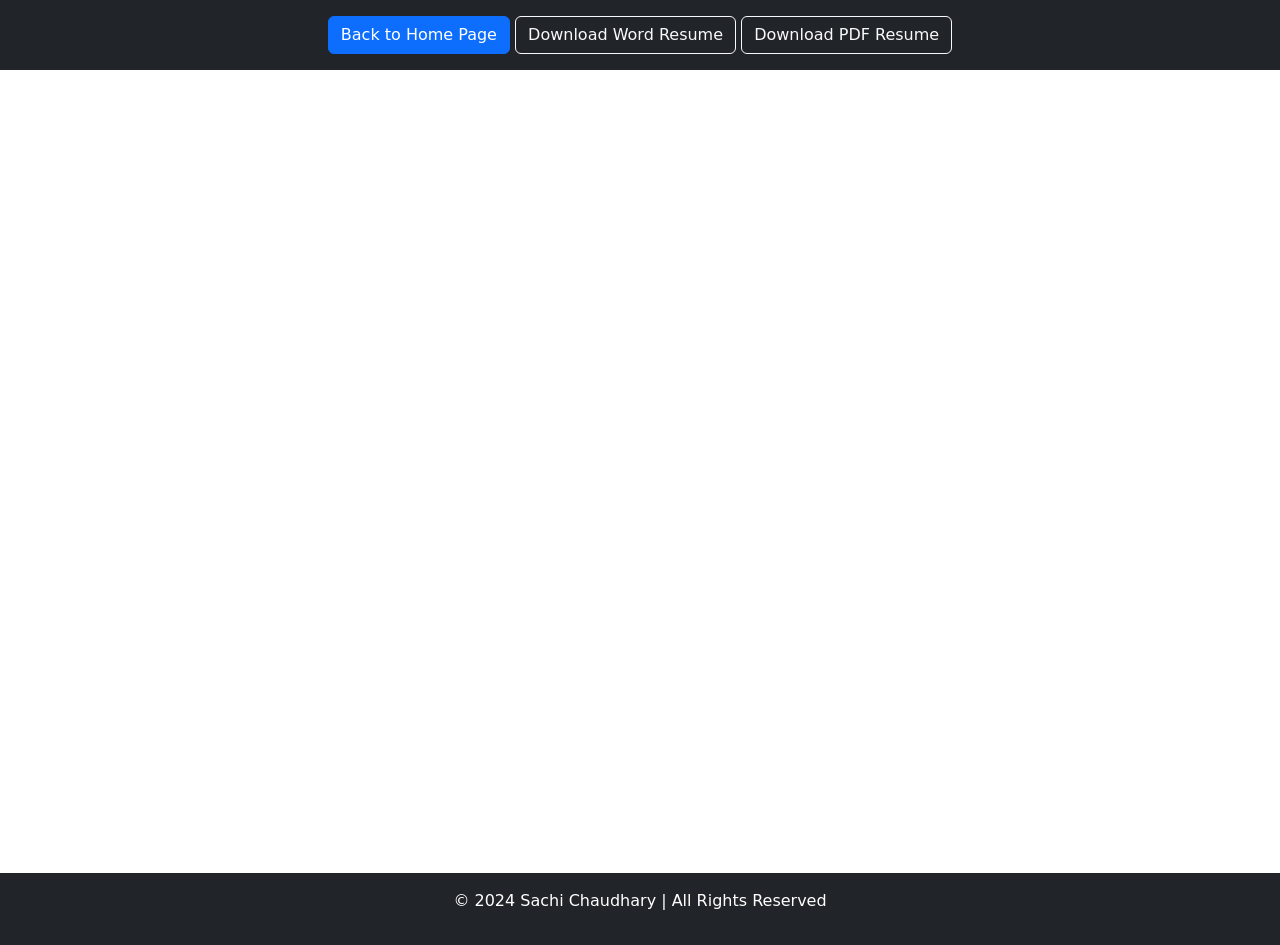
<file: resume.html>
<!DOCTYPE html>
<html lang="en">
<head>
  <meta charset="UTF-8">
  <meta name="viewport" content="width=device-width, initial-scale=1.0">
  <title>Resume - Your Name</title>
  <link href="https://cdn.jsdelivr.net/npm/bootstrap@5.3.0-alpha1/dist/css/bootstrap.min.css" rel="stylesheet">
</head>
<body>

  <!-- Header Section -->
  <header class="bg-dark text-white py-3 text-center">
    <button class="btn btn-primary" onclick="goBack()">Back to Home Page</button>
    <a href="sc_resume.docx" class="btn btn-outline-light" download="sc_resume.docx">Download Word Resume</a>
    <a href="resume_sachi.pdf" class="btn btn-outline-light" download="resume_sachi.pdf">Download PDF Resume</a>
  </header>

  <!-- Embed the PDF resume for viewing -->
  <section class="container my-5">
    <iframe src="resume_sachi.pdf" width="100%" height="700px"></iframe>
  </section>

  <!-- Footer Section -->
  <footer class="bg-dark text-white text-center py-3">
    <p>© 2024 Sachi Chaudhary | All Rights Reserved</p>
  </footer>

  <script>
    function goBack() {
      window.location.href = "index.html"; // Redirect back to the home page
    }
  </script>

</body>
</html>
</file>
<file: style.css>
/* General Styling */
body {
  font-family: 'Roboto', sans-serif;
}

h1, h2, h3 {
  font-weight: bold;
}

p, ul {
  font-size: 16px;
  line-height: 1.6;
  text-align: justify;
}

ul {
  list-style: none;
  padding-left: 0;
}

ul li {
  margin-bottom: 10px;
}

/* Home Section Styling */
#home {
  background: linear-gradient(to bottom right, #f8f9fa, #e9ecef);
  text-align: left;
  padding: 50px 0;
}

h1 {
  font-size: 2.8rem;
  font-weight: bold;
  line-height: 1.2;
}

h1 .text-primary {
  color: #007bff;
}

p.lead {
  font-size: 1.2rem;
  line-height: 1.8;
  text-align: justify;
  margin-bottom: 20px;
}

#about-image {
  width: 100%;
  max-width: 350px;
  height: auto;
  object-fit: cover;
  box-shadow: 0px 10px 20px rgba(0, 0, 0, 0.15);
  transition: transform 0.3s ease;
  border-radius: 10px;
}

#about-image:hover {
  transform: scale(1.05);
}

#home .row {
  display: flex;
  justify-content: space-between;
  align-items: center;
  height: 100%;
}

/* Style for the text part */
#home .col-md-6:first-child {
  display: flex;
  flex-direction: column;
  justify-content: center;
  padding-right: 20px; /* Add space between text and image */
}

/* Ensure the image is centered on the right half */
#home .col-md-6:last-child {
  display: flex;
  justify-content: center; /* This centers the image horizontally in the column */
  align-items: center;      /* This centers the image vertically in the column */
}

#home img {
  max-width: 70%;
  height: auto;
  border-radius: 10px;
}

/* Adjust margins and padding for smaller screens */
@media (max-width: 768px) {
  #home .container {
      padding-left: 15px;
      padding-right: 15px;
  }

  /* Stack content vertically on smaller screens */
  #home .row {
      flex-direction: column;
  }

  #home .col-md-6 {
      margin-bottom: 20px; /* Add spacing between sections on smaller screens */
  }
}


/* Work Experience, Education, and Other Sections */
#work-experience, #education, #research {
  padding: 50px 0;
}

#work-experience h2, #education h2, #research h2 {
  font-size: 2.2rem;
  text-align: center;
  margin-bottom: 40px;
}

.section-heading {
  font-size: 2rem;
  text-align: center;
  margin-bottom: 20px;
}

#work-experience h3, #education h3, #research h3 {
  font-size: 1.8rem;
  color: #007bff;
}

.text-muted {
  font-size: 18px;
  margin-bottom: 10px;
}

.img-fluid {
  width: 100%;
  height: auto;
  border-radius: 10px;
  box-shadow: 0px 10px 20px rgba(0, 0, 0, 0.15);
}

/* Responsive Design: Mobile Adjustments */
@media (max-width: 768px) {
  h1 {
      font-size: 2.4rem;
      text-align: center;
  }

  p.lead {
      font-size: 1rem;
      text-align: justify;
      margin-bottom: 20px;
  }

  #about-image {
      width: 80%;
      max-width: 250px;
      margin: 20px auto;
  }

  #home, #work-experience, #education, #research {
      padding: 30px 0;
  }

  h2, h3 {
      text-align: center;
      font-size: 1.6rem;
  }

  .row {
      flex-direction: column;
  }

  .col-md-6 {
      width: 100%;
      padding: 10px 0;
      text-align: center;
  }

  .btn-outline-primary {
      margin: 20px auto;
  }
}

/* Buttons and Links */
.btn-primary {
  background-color: #007bff;
  border: none;
  padding: 12px 24px;
  font-size: 1.1rem;
  font-weight: 500;
  border-radius: 8px;
  transition: background-color 0.3s ease;
}

.btn-primary:hover {
  background-color: #0056b3;
}

.btn-outline-primary {
  color: #007bff;
  border-color: #007bff;
}

.btn-outline-primary:hover {
  background-color: #007bff;
  color: #fff;
}

/* Footer Styling */
footer {
  background-color: #222;
  color: white;
  text-align: center;
  padding: 20px 0;
}
/* Research Section Timeline Styling */
/* Research Section Timeline Styling */
#research {
  background-color: #f8f9fa;
  padding: 50px 0;
}

.timeline {
  position: relative;
  max-width: 1200px;
  margin: 0 auto;
}

.timeline-item {
  display: flex;
  margin-bottom: 10px;
  position: relative;
}

.timeline-marker {
  width: 15px;
  height: 15px;
  background-color: #007bff;
  border-radius: 50%;
  position: absolute;
  left: 50%;
  transform: translateX(-50%);
  top: 0;
}

.timeline-content {
  background-color: #ffffff;
  padding: 25px 25px;
  border-radius: 8px;
  position: relative;
  width: calc(70% - 20px);
  box-shadow: 0px 4px 10px rgba(0, 0, 0, 0.1);
}

.timeline-item:nth-child(odd) .timeline-content {
  left: 0;
}

.timeline-item:nth-child(even) .timeline-content {
  left: 50%;
}

.timeline-item .btn-outline-primary {
  margin-top: 1px;
}

/* Abstract card styling */
.abstract-card {
  display: none;
  position: absolute;
  background-color: #fff;
  padding: 15px;
  border: 1px solid #ccc;
  border-radius: 8px;
  box-shadow: 0 2px 10px rgba(0, 0, 0, 0.1);
  max-width: 45%;
  z-index: 10;
  top: 0;
  width: 45%;
  right: 0;
}

.abstract-card.right {
  left: 55%;
  transform: translateX(-100%);
}

.abstract-card.left {
  right: 55%;
  transform: translateX(100%);
}

.abstract-card-content {
  position: relative;
  max-height: 300px;
  overflow-y: auto;
}

.abstract-card-content p {
  font-size: 1rem;
  color: #333;
}

.close-abstract {
  background-color: transparent;
  border: none;
  color: #007bff;
  cursor: pointer;
  font-size: 1.2rem;
  position: absolute;
  top: 10px;
  right: 10px;
}

/* Show abstract when active */
.abstract-card.active {
  display: block;
}

@media (max-width: 768px) {
  .timeline {
      display: block;
      margin: 0;
  }

  .timeline-item {
      display: block;
      margin-bottom: 20px;
  }

  .timeline-marker {
      left: 20px;
      top: 20px;
  }

  .timeline-content {
      width: 100%;
      padding-left: 40px;
  }

  .abstract-card {
      width: 100%;
      right: 0;
      left: 0;
  }
}





/* Mobile Responsiveness */
@media (max-width: 768px) {
  .timeline {
      display: block;
      margin: 0;
  }

  .timeline-item {
      display: block;
      padding-left: 0;
      margin-bottom: 20px;
  }

  .timeline-marker {
      left: 20px;
      top: 20px;
      transform: none;
  }

  .timeline-content {
      width: 100%;
      padding-left: 40px;
      margin-left: 0;
      box-shadow: none;
  }

  .timeline-item:nth-child(even) .timeline-content {
      left: 0;
  }
}

/* Skills Section Styling */
#skills {
  max-width: 900px; /* Limit the width of the container to control the spacing */
  margin: 0 auto; /* Center the container */
  font-family: 'Helvetica Neue', Arial, sans-serif; /* Professional looking font */
}

#skills h2 {
  font-size: 2.5rem; /* Adjust the heading size for a cleaner look */
  font-weight: bold;
}

#skills h3 {
  font-size: 1.75rem; /* Reduce the subheading size slightly */
  font-weight: bold;
  color: #007bff;
}

.skills-list p {
  font-size: 0.95rem; /* Smaller font size for skill details */
  text-align: justify;
  line-height: 1.7; /* Increased line height for better readability */
}

.skills-list .skills-category p {
  margin-bottom: 10px; /* Reduce space between categories */
}

.skills-category p strong {
  font-weight: bold;
  color: #007bff;
}

/* For smaller screens */
@media (max-width: 768px) {
  #skills h2 {
      font-size: 2.25rem; /* Adjust the heading size for smaller screens */
  }

  #skills h3 {
      font-size: 1.5rem; /* Adjust the subheading size for smaller screens */
  }

  .skills-list p {
      font-size: 0.9rem; /* Slightly smaller font for mobile readability */
      line-height: 1.6;
  }
}
/* Styling for the abstract card */
.abstract-card {
  display: none;
  position: relative;
  background: #fff;
  padding: 20px;
  border: 1px solid #ccc;
  margin-top: 10px;
  max-width: 500px;
  box-shadow: 0px 0px 10px rgba(0, 0, 0, 0.1);
}

.abstract-card p {
  font-size: 1rem;
  color: #333;
}

.close-abstract {
  background-color: transparent;
  border: none;
  color: #007bff;
  cursor: pointer;
  font-size: 1.2rem;
  position: absolute;
  top: 10px;
  right: 10px;
}

/* Show abstract on button click */
.abstract-card.active {
  display: block;
}
/* Projects Section Styling */
#projects {
  background-color: #f8f9fa;
  padding: 50px 0;
}

#projects h2 {
  font-size: 2.5rem;
  font-weight: bold;
  color: #000;
}

#projects h3 {
  font-size: 1.5rem;
  font-weight: bold;
  color: #000;
}

#projects ul {
  padding-left: 0;
  list-style-type: none;
}

#projects ul li {
  margin-bottom: 10px;
  font-size: 1rem;
  color: #333;
}

.project-icon {
  width: 60px;
  height: 60px;
  display: block;
  margin: 0 auto;
  filter: grayscale(100%);
  transition: all 0.3s ease;
}

.project-icon:hover {
  filter: none;
}

.btn-outline-primary {
  border-color: #007bff;
  color: #007bff;
  margin-right: 10px;
  transition: background-color 0.3s ease;
}

.btn-outline-primary:hover {
  background-color: #007bff;
  color: #fff;
}
/* Ensuring the image and text container have equal heights */
.edu-image {
  width: 100%;
  height: 100%;
  object-fit: cover;
  max-height: 400px; /* Set max-height as per your need */
}

/* Ensuring equal height for both the image and text section */
@media (min-width: 768px) {
  .row.align-items-center {
    display: flex;
    align-items: stretch;
  }

  .col-md-6 {
    display: flex;
    flex-direction: column;
  }

  .edu-image {
    flex-grow: 1;
  }
}

/* Mobile adjustments */
@media (max-width: 768px) {
  .edu-image {
    max-height: none;
    width: 100%;
  }
}
/* Back to Top Button Styles */
/* Back to Top Button Styles */
.back-to-top {
  position: fixed;
  bottom: 20px;
  right: 20px;
  background-color: #003366; /* Dark blue color */
  color: white;
  padding: 12px 20px;
  border-radius: 50px;
  display: flex;
  align-items: center;
  font-size: 16px;
  font-weight: bold;
  text-decoration: none;
  box-shadow: 0 4px 8px rgba(0, 0, 0, 0.2);
  opacity: 0;
  visibility: hidden;
  transition: all 0.4s ease;
  border: 2px solid #FF0000; /* Thin red border */
}

.back-to-top-icon {
  margin-right: 8px;
  width: 20px; /* Adjust icon size */
  height: 20px;
}

.back-to-top:hover {
  background-color: #002244; /* Slightly darker blue on hover */
  box-shadow: 0 6px 12px rgba(0, 0, 0, 0.3);
}

.back-to-top.show {
  opacity: 1;
  visibility: visible;
}

@media (max-width: 768px) {
  .back-to-top {
      bottom: 10px;/* For larger screens - Desktop View */
      @media (min-width: 992px) {
        #home .row {
          display: flex;
          justify-content: space-between;
          align-items: center;
        }
      
        #home .col-md-6 {
          width: 50%; /* Both text and image sections take 50% of the width */
        }
      
        /* Align image and icons */
        .social-icons {
          display: flex;
          justify-content: center; /* Center the icons under the image */
          margin-top: 10px;
        }
      
        /* Ensure the text is aligned left and image/icons are aligned right */
        #home .text-section {
          text-align: left;
        }
      
        #home .image-section {
          display: flex;
          flex-direction: column;
          align-items: center;
        }
      
        .social-icons a {
          margin: 0 10px; /* Add some spacing between icons */
        }
      }
      
      /* Mobile View - Keep the current style */
      @media (max-width: 991px) {
        #home .row {
          flex-direction: column; /* Stack the text and image sections */
        }
      
        .social-icons {
          justify-content: center; /* Center icons on mobile */
          margin-top: 10px;
        }
      
        /* Ensure image and icons are centered */
        #home .image-section {
          display: flex;
          flex-direction: column;
          align-items: center;
        }
      }
      
      /* Ensure icons are always centered below the image */
      .social-icons {
        display: flex;
        justify-content: center;
        margin-top: 10px;
      }
      
      right: 15px;
      font-size: 14px;
      padding: 10px 15px;
  }
}/* Make sure the header aligns correctly */
.navbar-brand {
  display: flex;
  align-items: center;
  font-size: 1.2rem; /* Set font size for large screens */
}
.navbar-brand i {
  margin-left: 5px;
  font-size: 1.1rem; /* Slightly smaller icon */
}

@media (max-width: 768px) {
  .navbar-brand {
    font-size: 1.0rem; /* Adjust font size for smaller screens */
  }
  .navbar-brand i {
    font-size: 1.0rem; /* Adjust icon size */
  }
}

/* Fix alignment of the image and icons */
#home .text-primary {
  font-size: 2.5rem; /* Adjust title size */
  text-align: center;
}

#home img {
  max-width: 420px; /* Adjust image size */
  margin: 0 auto; /* Center image */
}

.social-icons {
  margin-top: 10px;
  text-align: center;
}

.social-icons a {
  margin: 0 10px;
  font-size: 1.9rem; /* Adjust icon size */
  color: #007bff; /* LinkedIn color */
}

@media (max-width: 768px) {
  #home img {
    max-width: 200px; /* Adjust image size for smaller screens */
  }
  .social-icons {
    margin-bottom: 20px;
    margin-right: 30px;
  }
}

/* Fix for Work Experience section */
@media (max-width: 768px) {
  #work-experience img {
    display: none; /* Hide images on smaller screens */
  }
}

/* Adjust font size for better readability */
h1.display-4 {
  font-size: 1.7rem; /* Adjust font size for the main title */
  text-align: center;
  margin-bottom: 20px;
}

h2 {
  font-size: 1.8rem;
  text-align: center;
}


/* Styling for larger screens */
.hero-text h1 {
  font-size: 2.5rem; /* Reduced font size to fit everything in one line */
  font-weight: 600;
  color: #333;
  margin-bottom: 20px;
}

.hero-text h1 span {
  color: #007bff; /* Keep name and 'I code' highlighted */
}

.hero-text h1 .code {
  font-weight: 600;
  color: #007bff; /* Use a bold blue to highlight "I code" */
}

.hero-text {
  text-align: center; /* Center the text */
  margin-top: 40px;
}

.hero-text p {
  font-size: 1.1rem; /* Slightly smaller font for the paragraph */
  color: #555;
  max-width: 700px;
  margin: 20px auto;
}

/* Responsive adjustment for smaller screens */
@media (max-width: 768px) {
  .hero-text h1 {
    font-size: 1rem; /* Slightly smaller font on mobile */
  }
}
#home {
  padding-top: 50px; /* Adjust the space between header and content */
  height: 100vh;
}

#home .container {
  display: flex;
  flex-direction: row;
  align-items: center;
  justify-content: space-between;
}

.text-section h1 {
  font-size: 2.5rem; /* Adjust this for your preferred text size */
  margin-bottom: 20px;
}

.text-section p {
  margin-bottom: 20px;
}

.social-icons {
  margin-top: 20px; /* Space between image and icons */
}

.social-icons a {
  font-size: 1.5rem;
  margin-right: 10px;
}

@media (max-width: 768px) {
  #home {
    padding-top: 30px; /* Less space for smaller screens */
  }

  .text-section h1 {
    font-size: 2rem;
  }

  .image-section {
    margin-top: 20px; /* Add some space above the image */
  }

  .social-icons {
    margin-top: 10px; /* Smaller space for mobile view */
  }
}
#work-experience .card {
  border: 1px solid #ddd;
  border-radius: 10px;
  box-shadow: 0 4px 6px rgba(0, 0, 0, 0.1); /* Light shadow for a card effect */
}

#work-experience .card-body {
  padding: 20px;
}

#work-experience h3 {
  font-size: 1.5rem;
  color: #007bff; /* Match button color */
}

#work-experience ul {
  padding-left: 20px; /* Proper indent for list items */
  list-style-type: disc; /* Use bullets */
}

#work-experience .btn {
  color: #007bff;
  border-color: #007bff;
  transition: all 0.3s ease;
}

#work-experience .btn:hover {
  background-color: #007bff;
  color: #fff;
}
/* Timeline Container */
.timeline {
    position: relative;
    margin: 0 auto;
    padding: 0;
    width: 100%;
    max-width: 1000px;
    padding-left: 0;
}

/* Timeline Items */
.timeline-item {
    position: relative;
    margin-bottom: 5px;
    padding-left: 20px;
}

.timeline-item.left {
    padding-left: 20px;
    text-align: left;
}

.timeline-item.right {
    padding-right: 20px;
    text-align: right;
}

.timeline-item.right .timeline-content {
    float: right;
}

.timeline-item.left .timeline-content {
    float: left;
}

/* Timeline Marker */
.timeline-marker {
    position: absolute;
    left: 50%;
    top: 20px;
    transform: translateX(-50%);
    background-color: #007bff;
    width: 15px;
    height: 15px;
    border-radius: 50%;
}

.timeline-item.right .timeline-marker {
    right: calc(50% - 7.5px);
    left: unset;
}

/* Timeline Content */
.timeline-content {
    background-color: #f8f9fa;
    padding: 15px;
    border-radius: 10px;
    box-shadow: 0 3px 6px rgba(0, 0, 0, 0.1);
    width: 45%;
}

.timeline-content h3 {
    margin-top: 0;
    font-size: 1.2rem;
    color: #007bff;
}

.timeline-content p {
    margin-bottom: 10px;
    color: #555;
}

.timeline-date {
    font-size: 0.85rem;
    font-weight: bold;
    color: #007bff;
    margin-bottom: 10px;
}

.timeline .btn {
    margin-right: 10px;
}

/* Center Line */
.timeline:before {
    content: '';
    position: absolute;
    top: 0;
    left: 50%;
    width: 2px;
    height: 100%;
    background-color: #007bff;
}

/* Adjust Spacing */
.timeline-item .timeline-content {
    margin-bottom: 10px;
}

/* Responsive for Smaller Screens */
@media (max-width: 768px) {
    .timeline:before {
        left: 10px;
    }

    .timeline-item {
        text-align: left;
        padding-left: 30px;
    }

    .timeline-item.right .timeline-content,
    .timeline-item.left .timeline-content {
        width: 100%;
        float: none;
    }

    .timeline-marker {
        left: 15px;
    }
}




/* hamburger icon ends */

/* experience section starts */
.experience {
  margin-top: 5rem;
}
.experience .quote {
  text-align: center;
  font-size: 1.0rem;
  font-weight: 400;
}
.experience .timeline {
  position: relative;
  max-width: 120px;
  margin: 2rem auto;
}
.experience .timeline::after {
  content: '';
  position: absolute;
  width: 1px;
  background: #020133;
  top: 0;
  bottom: 0;
  left: 50%;
  margin-left: -3px;
  z-index: -2;
}
.experience .container {
  padding: 20px 40px;
  position: relative;
  background-color: inherit;
  width: 50%;
}
/*circles on timeline*/
.experience .container::after {    
  content: "\f0b1";
  position: absolute;
  width: 70px;
  height: 20px;
  right: -10px;
  background-color: rgb(255, 255, 255);
  border: 4px solid #f68c09;
  top: 15px;
  border-radius: 50%;
  z-index: 100;
  font-size: 1.89rem;
  text-align: center;
  font-weight: 600;
  color:#02094b;
  font-family: 'Font Awesome\ 5 Free';
}
.experience .left {
  left: 0;
}
.experience .right {
  left: 50%;
}
/* arrows pointing right */
.experience .left::before {
  content: " ";
  height: 0;
  position: absolute;
  top: 22px;
  width: 0;
  z-index: 1;
  right: 30px;
  border: medium solid #f68c09;
  border-width: 10px 0 10px 10px;
  border-color: transparent transparent transparent #f68c09;
}
/* arrows pointing left  */
.experience .right::before {
  content: " ";
  height: 0;
  position: absolute;
  top: 22px;
  width: 0;
  z-index: 1;
  left: 30px;
  border: medium solid #f68c09;
  border-width: 10px 10px 10px 0;
  border-color: transparent #f68c09 transparent transparent;
}
.experience .right::after {
  left: -16px;
}
.experience .content {
  background-color: #f68c09;
  position: relative;
  border-radius: 6px;
}
.experience .content .tag{
  font-size: 1.1rem;
  padding-top: 1.5rem;
  padding-left: 1.5rem;
}
.experience .content .desc{
  margin-left: 1.5rem;
  padding-bottom: 1rem;
}
.experience .content .desc h3{
  font-size: 1.5rem;
  font-weight: 600;
}
.experience .content .desc p{
  font-size: 1.2rem;
}
/* view all button */
.morebtn{
  display: flex;
  justify-content: center;
  margin-bottom: 2rem;
}
.morebtn .btn {
  position: relative;
  line-height: 0;
  padding: 1.6rem 3rem;
  border-radius: .5em;
  transition: 0.5s;
  color: #fff;
  background: #2506ad;
  box-shadow: 0px 5px 10px rgba(48, 68, 247, .6);
  text-align: center;
}
.morebtn .btn span {
  font-weight: 600;
  font-size: 1.7rem;
  font-family: 'Nunito', sans-serif;
}
.morebtn .btn i {
  margin-right: 0.5rem;
  font-size: 1.5rem;
  transition: 0.3s;
}
.morebtn .btn:hover{
  background: #1a047e;
}
.morebtn .btn:hover i {
  transform: translateX(-8px);
}

/* Media queries - Responsive timeline on screens less than 600px wide */
@media screen and (max-width: 600px) {
  .experience .timeline::after {
  left: 31px;
  }
  .experience .container {
  width: 100%;
  padding-left: 70px;
  padding-right: 25px;
  }
  .experience .container::before {
  left: 60px;
  border: medium solid #f68c09;
  border-width: 10px 10px 10px 0;
  border-color: transparent #f68c09 transparent transparent;
  }
  .experience .left::after {
    left: 15px;
  }
  .experience .right::after {
    left: 15px;
  }
  .experience .right {
  left: 0%;
  }
  .experience .container::after {
    font-size: 2.2rem;;
  }
}
/* experience media queries ends */
/* experience section ends */


/* footer section starts */
.footer{
  min-height: auto;
  padding-top: 0;
  background: rgb(0, 1, 43);
}
.footer .box-container{
  display: flex;
  justify-content: center;
  flex-wrap: wrap;
}
.footer .box-container .box{
  flex: 1 1 25rem;
  margin: 2rem;
}
.footer .box-container .box h3{
  font-size: 2.5rem;
  color: #fff;
  padding-bottom: 1rem;
  font-weight: normal;
}
.footer .box-container .box p{
  font-size: 1.5rem;
  color: #ccc;
  padding: .7rem 0;
  text-transform: none;
}
.footer .box-container .box p i{
  padding-right: 1rem;
  color: #ffae00;
}
.footer .box-container .box a{
  font-size: 1.5rem;
  color: rgb(238, 238, 238);
  padding: .3rem 0;
  display: block;
}
.footer .box-container .box a:hover{
  color: #ffae00;
}
.footer .box-container .box .share{
  display: flex;
  flex-wrap: wrap;
  padding: 1rem 0;
}
.footer .box-container .box .share a{
  height: 4rem;
  width: 4rem;
  padding: 1rem;
  text-align: center;
  border-radius: 5rem;
  font-size: 1.7rem;
  margin-right: 1rem;
  transition: .2s;
  background: rgb(230, 230, 230);
  color: #02094b;
  border: none;
}
.footer .box-container .box .share a:hover{
  background: transparent;
  transform: scale(0.98);
  border: .1rem solid rgb(180, 178, 178);
  color: #ffae00;
}
.footer .credit{
  padding: 1rem 0 0 0;
  text-align: center;
  font-size: 1.5rem;
  font-family: 'Nunito',sans-serif;
  font-weight: 600;
  color: #fff;
  border-top: .1rem solid #fff3;
}
.footer .credit a{
  color: #ffae00;
}
.footer .fa{
    color: #E90606;
    margin: 0 .3rem;
    font-size: 1.5rem;
    animation: pound .35s infinite alternate;
}
@-webkit-keyframes pound{
  to{
    transform: scale(1.1);
  }
}
@keyframes pound{
  to{
    transform: scale(1.1);
}
}
@media(max-width:450px){
  .footer .box-container .box{
    margin: 2rem;
  }
  .footer .box-container .box p{
    padding: 0.7rem;
  }
  .footer .box-container .box .share a{
    padding: 1.1rem;
  }
}
/* footer section ends */

/* common media queries starts*/
@media(max-width:450px){
  html{
    font-size: 55%;
  }
  body{
    padding-right: 0;
  }
  section{
    padding: 2rem;
  }
}
/* common media queries ends*/


/* scroll top starts */
#scroll-top{
  position: fixed;
  top: -140%;
  right: 2rem;
  padding: 1rem 1.5rem;
  font-size: 2rem;
  background: #ffae00;
  color: rgb(13, 0, 44);
  border-radius: 5rem;
  transition: 1s linear;
  z-index: 1000;
}
#scroll-top.active{
  top: calc(100% - 12rem);
}
/* scroll top ends */


.edu-image {
  max-width: 90%; /* Reduce image width */
  border-radius: 10px; /* Add subtle rounded corners */
  transition: transform 0.3s ease, box-shadow 0.3s ease;
}

.hover-scale:hover {
  transform: scale(1.05); /* Slight zoom effect on hover */
  box-shadow: 0 8px 20px rgba(0, 0, 0, 0.2); /* Highlight image on hover */
}

.card {
  background-color: #ffffff;
  border: 1px solid #ddd;
  border-radius: 10px;
  padding: 20px;
  box-shadow: 0 4px 15px rgba(0, 0, 0, 0.1);
}

.card h3 {
  margin-bottom: 15px;
}
</file>
